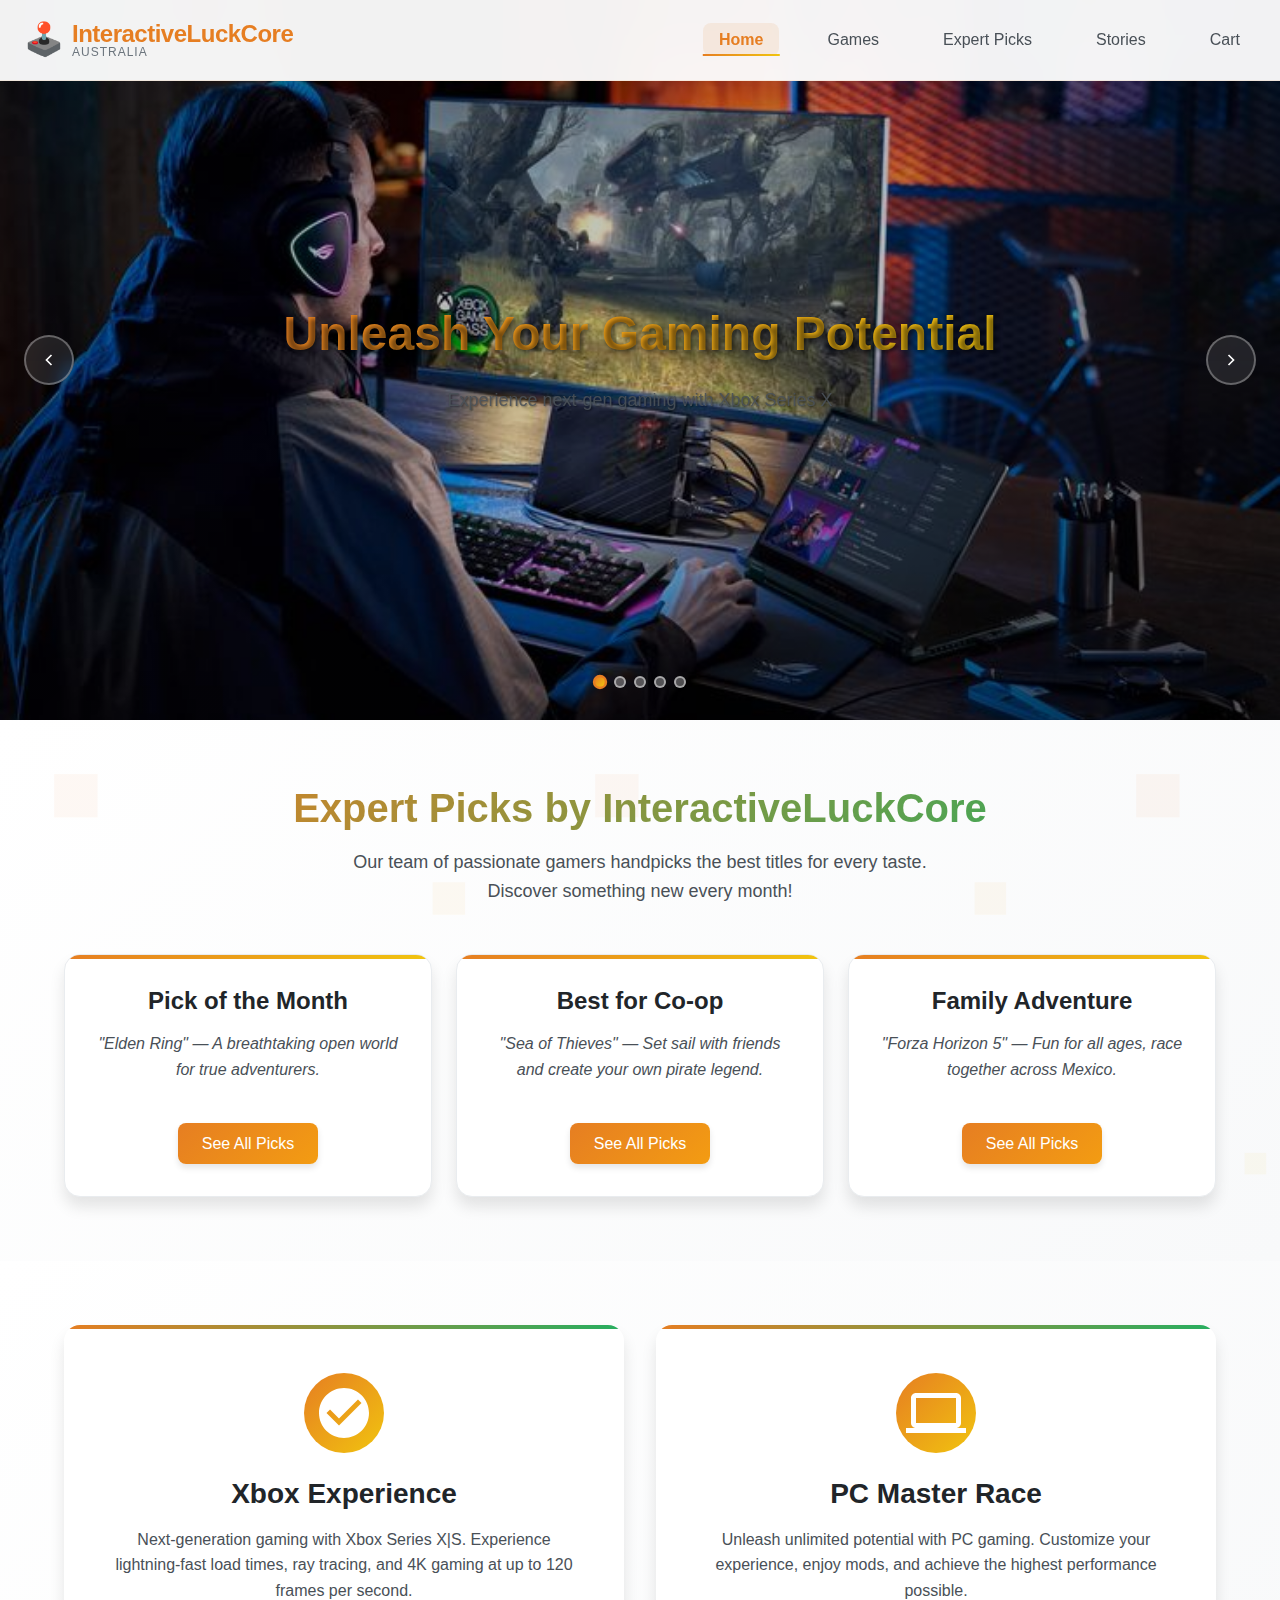
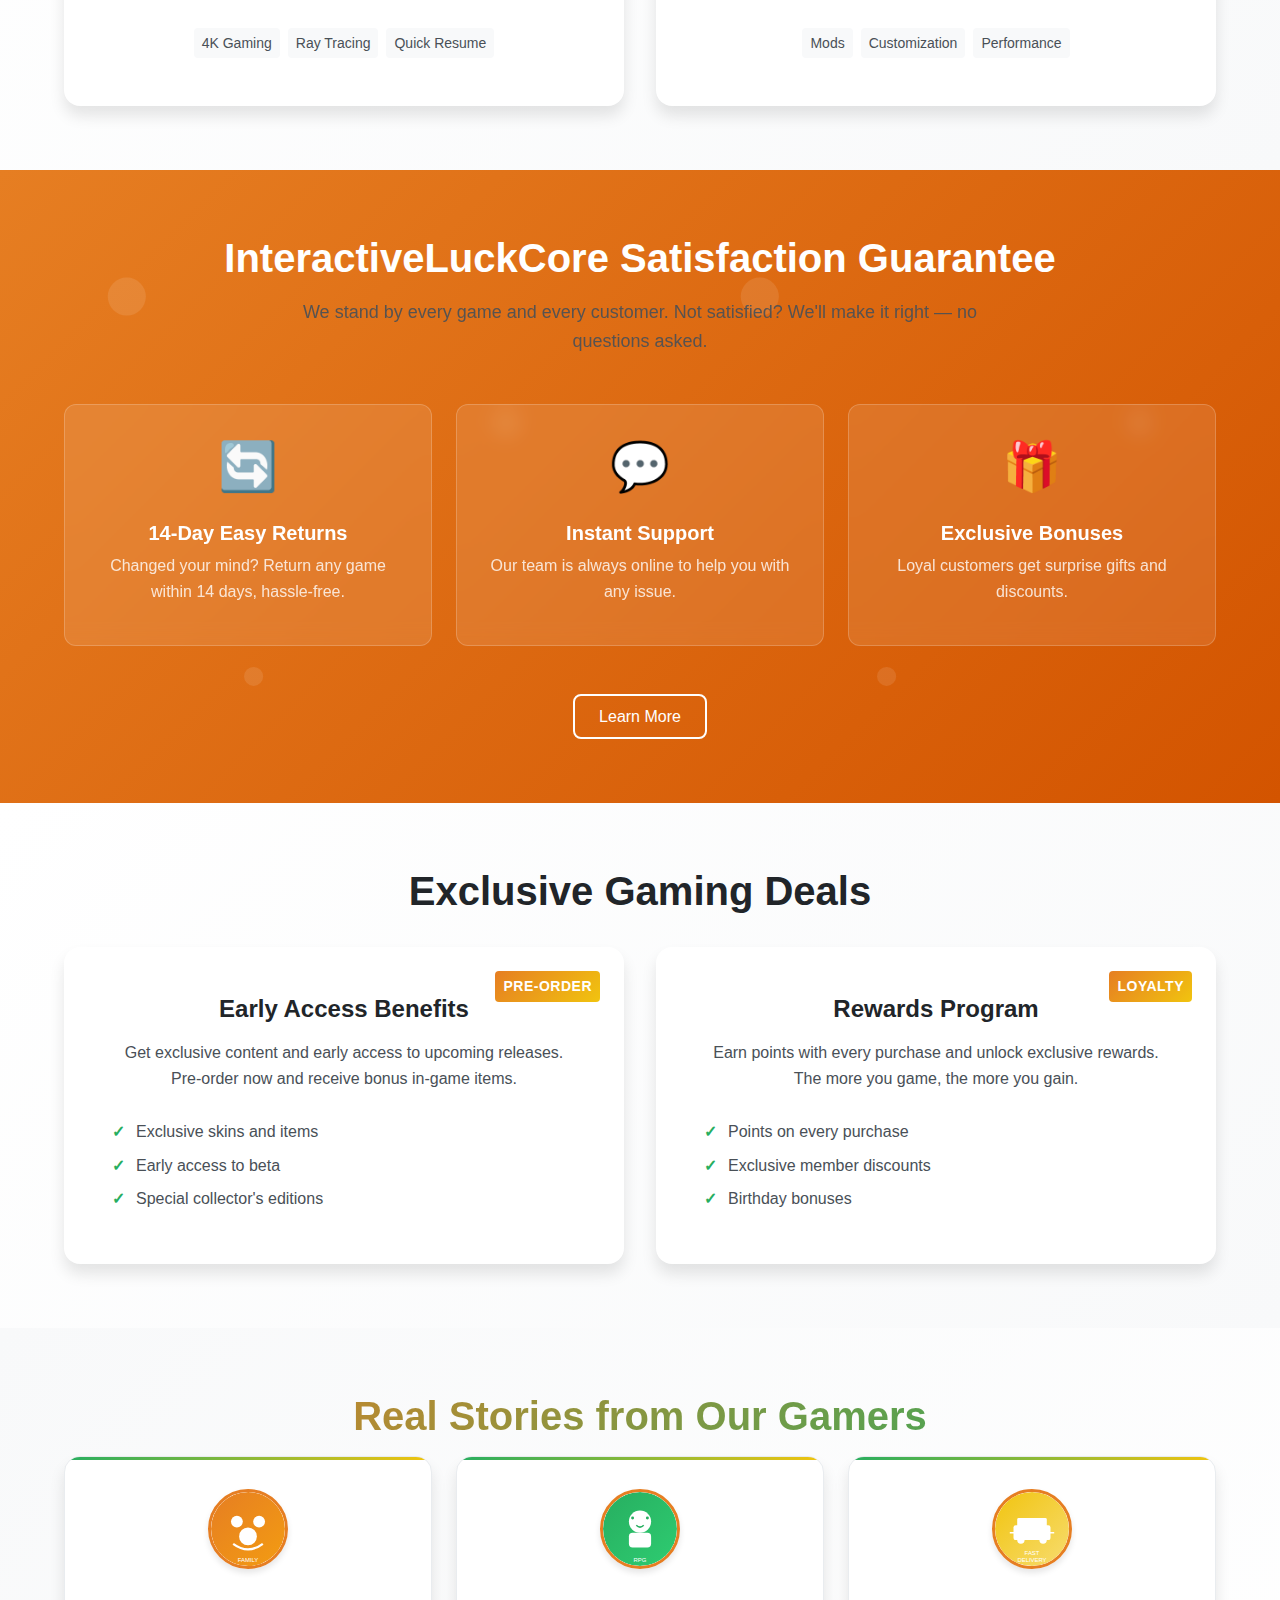
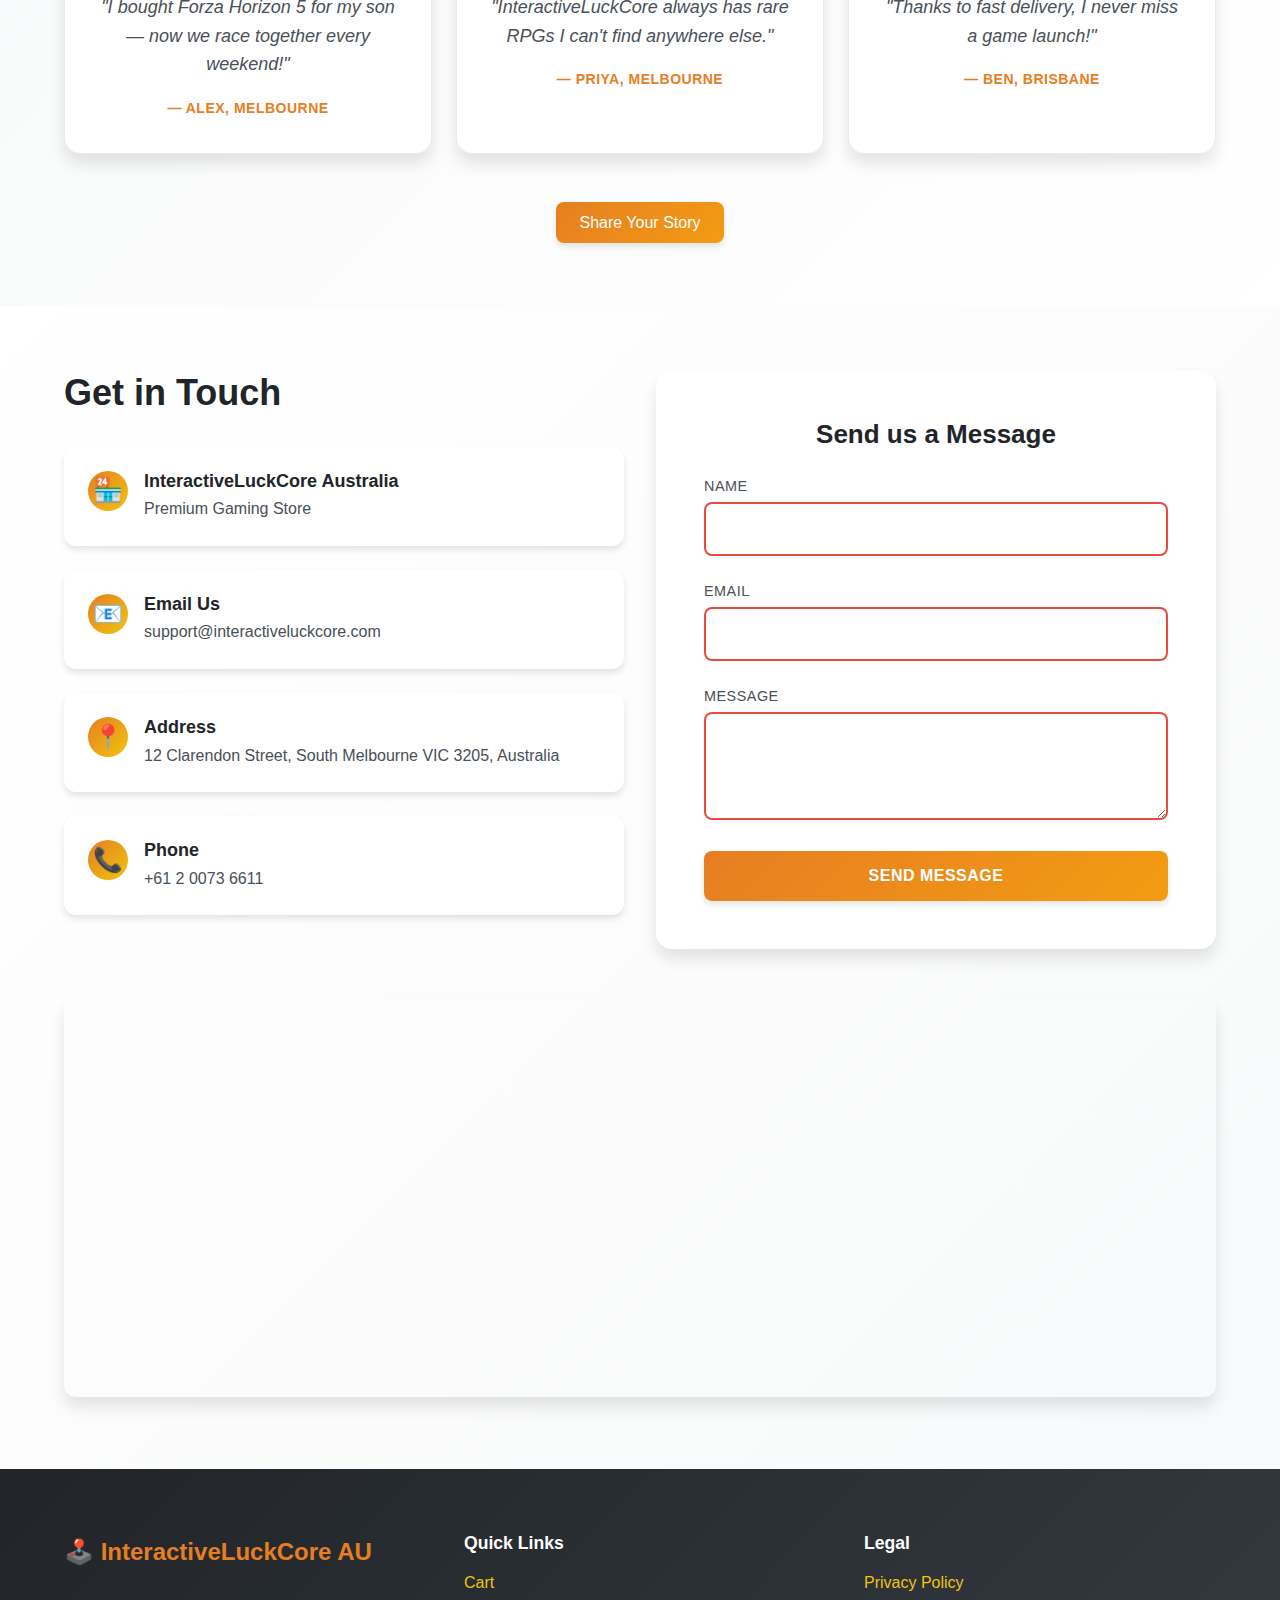
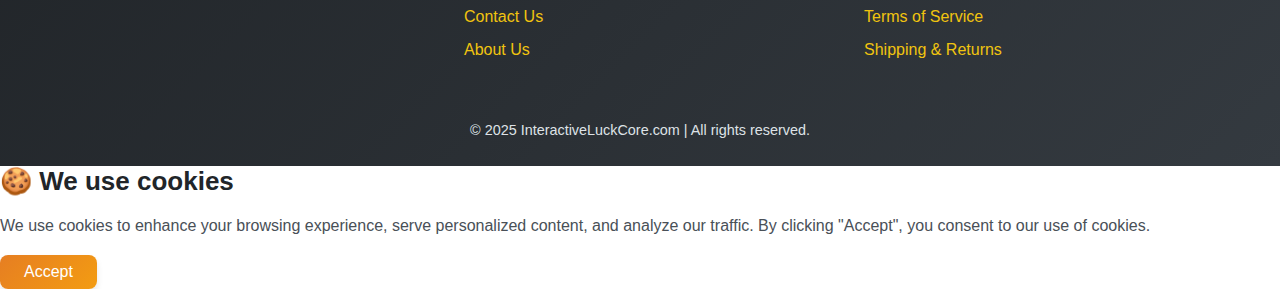
<file: index.html>
<!DOCTYPE html>
<html lang="en">
  <head>
    <meta charset="UTF-8" />
    <meta name="viewport" content="width=device-width, initial-scale=1.0" />
    <title>InteractiveLuckCore.com - Premium Xbox & PC Games</title>
    <meta
      name="description"
      content="Discover the latest Xbox and PC games at InteractiveLuckCore Australia. Premium gaming experience with exclusive titles and competitive prices."
    />
    <link rel="icon" type="image/png" href="assets/images/favicon.png" />
    <link rel="stylesheet" href="assets/styles/global-styles.css" />
    <link rel="stylesheet" href="assets/styles/hero-gallery.css" />
    <link rel="stylesheet" href="assets/styles/featured-sections.css" />
    <link rel="stylesheet" href="assets/styles/contact-form.css" />
  </head>
  <body>
    <div id="header-container"></div>

    <main>
      <!-- Hero Gallery Section -->
      <section class="hero-gallery" aria-label="Featured games gallery">
        <div class="gallery-container">
          <div class="gallery-slide active" data-slide="1">
            <img
              src="assets/images/gaming-setup-1.jpg"
              alt="Premium gaming setup with Xbox Series X"
              loading="lazy"
            />
            <div class="slide-content">
              <div class="slide-title-wrapper">
                <h1 class="slide-title">Unleash Your Gaming Potential</h1>
              </div>
              <p class="slide-subtitle">
                Experience next-gen gaming with Xbox Series X
              </p>
            </div>
          </div>
          <div class="gallery-slide" data-slide="2">
            <img
              src="assets/images/pc-gaming-2.jpg"
              alt="High-end PC gaming station"
              loading="lazy"
            />
            <div class="slide-content">
              <div class="slide-title-wrapper">
                <h1 class="slide-title">Master the Digital Realm</h1>
              </div>
              <p class="slide-subtitle">
                Ultimate PC gaming performance awaits
              </p>
            </div>
          </div>
          <div class="gallery-slide" data-slide="3">
            <img
              src="assets/images/competitive-gaming-3.jpg"
              alt="Competitive gaming tournament setup"
              loading="lazy"
            />
            <div class="slide-content">
              <div class="slide-title-wrapper">
                <h1 class="slide-title">Compete Like a Champion</h1>
              </div>
              <p class="slide-subtitle">
                Join the elite with competitive gaming gear
              </p>
            </div>
          </div>
          <div class="gallery-slide" data-slide="4">
            <img
              src="assets/images/immersive-gaming-4.jpg"
              alt="Immersive gaming experience"
              loading="lazy"
            />
            <div class="slide-content">
              <div class="slide-title-wrapper">
                <h1 class="slide-title">Dive Into Immersion</h1>
              </div>
              <p class="slide-subtitle">
                Lose yourself in breathtaking virtual worlds
              </p>
            </div>
          </div>
          <div class="gallery-slide" data-slide="5">
            <img
              src="assets/images/gaming-community-5.jpg"
              alt="Gaming community celebration"
              loading="lazy"
            />
            <div class="slide-content">
              <div class="slide-title-wrapper">
                <h1 class="slide-title">Join the Community</h1>
              </div>
              <p class="slide-subtitle">Connect with fellow gamers worldwide</p>
            </div>
          </div>
        </div>

        <button class="gallery-nav prev-slide" aria-label="Previous slide">
          <svg
            width="24"
            height="24"
            viewBox="0 0 24 24"
            fill="none"
            stroke="currentColor"
            stroke-width="2"
          >
            <path d="M15 18l-6-6 6-6" />
          </svg>
        </button>
        <button class="gallery-nav next-slide" aria-label="Next slide">
          <svg
            width="24"
            height="24"
            viewBox="0 0 24 24"
            fill="none"
            stroke="currentColor"
            stroke-width="2"
          >
            <path d="M9 18l6-6-6-6" />
          </svg>
        </button>

        <div class="gallery-indicators">
          <button
            class="indicator active"
            data-slide="1"
            aria-label="Go to slide 1"
          ></button>
          <button
            class="indicator"
            data-slide="2"
            aria-label="Go to slide 2"
          ></button>
          <button
            class="indicator"
            data-slide="3"
            aria-label="Go to slide 3"
          ></button>
          <button
            class="indicator"
            data-slide="4"
            aria-label="Go to slide 4"
          ></button>
          <button
            class="indicator"
            data-slide="5"
            aria-label="Go to slide 5"
          ></button>
        </div>
      </section>

      <!-- Expert Picks Section (замена The Art of Gaming) -->
      <section
        id="expert-picks"
        class="expert-picks"
        aria-label="Expert Game Picks"
      >
        <div class="container">
          <h2>Expert Picks by InteractiveLuckCore</h2>
          <p>
            Our team of passionate gamers handpicks the best titles for every
            taste. Discover something new every month!
          </p>
          <div class="picks-grid">
            <div class="pick-card">
              <h3>Pick of the Month</h3>
              <p>
                "Elden Ring" — A breathtaking open world for true adventurers.
              </p>
              <a href="game-catalog.html" class="btn btn-primary"
                >See All Picks</a
              >
            </div>
            <div class="pick-card">
              <h3>Best for Co-op</h3>
              <p>
                "Sea of Thieves" — Set sail with friends and create your own
                pirate legend.
              </p>
              <a href="game-catalog.html" class="btn btn-primary"
                >See All Picks</a
              >
            </div>
            <div class="pick-card">
              <h3>Family Adventure</h3>
              <p>
                "Forza Horizon 5" — Fun for all ages, race together across
                Mexico.
              </p>
              <a href="game-catalog.html" class="btn btn-primary"
                >See All Picks</a
              >
            </div>
          </div>
        </div>
      </section>

      <section class="platform-showcase" aria-label="Gaming platforms">
        <div class="platform-grid">
          <div class="platform-card xbox-platform">
            <div class="platform-icon">
              <svg
                width="60"
                height="60"
                viewBox="0 0 24 24"
                fill="currentColor"
              >
                <path
                  d="M12 2C6.48 2 2 6.48 2 12s4.48 10 10 10 10-4.48 10-10S17.52 2 12 2zm-2 15l-5-5 1.41-1.41L10 14.17l7.59-7.59L19 8l-9 9z"
                />
              </svg>
            </div>
            <h3>Xbox Experience</h3>
            <p>
              Next-generation gaming with Xbox Series X|S. Experience
              lightning-fast load times, ray tracing, and 4K gaming at up to 120
              frames per second.
            </p>
            <div class="platform-features">
              <span class="feature-tag">4K Gaming</span>
              <span class="feature-tag">Ray Tracing</span>
              <span class="feature-tag">Quick Resume</span>
            </div>
          </div>

          <div class="platform-card pc-platform">
            <div class="platform-icon">
              <svg
                width="60"
                height="60"
                viewBox="0 0 24 24"
                fill="currentColor"
              >
                <path
                  d="M20 18c1.1 0 2-.9 2-2V6c0-1.1-.9-2-2-2H4c-1.1 0-2 .9-2 2v10c0 1.1.9 2 2 2H0v2h24v-2h-4zM4 6h16v10H4V6z"
                />
              </svg>
            </div>
            <h3>PC Master Race</h3>
            <p>
              Unleash unlimited potential with PC gaming. Customize your
              experience, enjoy mods, and achieve the highest performance
              possible.
            </p>
            <div class="platform-features">
              <span class="feature-tag">Mods</span>
              <span class="feature-tag">Customization</span>
              <span class="feature-tag">Performance</span>
            </div>
          </div>
        </div>
      </section>

      <!-- GameVault Satisfaction Guarantee (замена Tech Innovation) -->
      <section
        class="satisfaction-guarantee"
        aria-label="Satisfaction Guarantee"
      >
        <div class="container">
          <h2>InteractiveLuckCore Satisfaction Guarantee</h2>
          <p>
            We stand by every game and every customer. Not satisfied? We'll make
            it right — no questions asked.
          </p>
          <div class="guarantee-features">
            <div class="feature">
              <span class="feature-icon">🔄</span>
              <h3>14-Day Easy Returns</h3>
              <p>
                Changed your mind? Return any game within 14 days, hassle-free.
              </p>
            </div>
            <div class="feature">
              <span class="feature-icon">💬</span>
              <h3>Instant Support</h3>
              <p>Our team is always online to help you with any issue.</p>
            </div>
            <div class="feature">
              <span class="feature-icon">🎁</span>
              <h3>Exclusive Bonuses</h3>
              <p>Loyal customers get surprise gifts and discounts.</p>
            </div>
          </div>
          <a href="shipping-returns.html" class="btn btn-outline">Learn More</a>
        </div>
      </section>

      <section class="exclusive-offers" aria-label="Exclusive gaming offers">
        <div class="offers-container">
          <h2>Exclusive Gaming Deals</h2>
          <div class="offers-grid">
            <div class="offer-card pre-order">
              <div class="offer-badge">Pre-Order</div>
              <h3>Early Access Benefits</h3>
              <p>
                Get exclusive content and early access to upcoming releases.
                Pre-order now and receive bonus in-game items.
              </p>
              <ul class="offer-features">
                <li>Exclusive skins and items</li>
                <li>Early access to beta</li>
                <li>Special collector's editions</li>
              </ul>
            </div>

            <div class="offer-card loyalty">
              <div class="offer-badge">Loyalty</div>
              <h3>Rewards Program</h3>
              <p>
                Earn points with every purchase and unlock exclusive rewards.
                The more you game, the more you gain.
              </p>
              <ul class="offer-features">
                <li>Points on every purchase</li>
                <li>Exclusive member discounts</li>
                <li>Birthday bonuses</li>
              </ul>
            </div>
          </div>
        </div>
      </section>

      <!-- Customer Stories (замена Community Highlight) -->
      <section
        id="customer-stories"
        class="customer-stories"
        aria-label="Customer Stories"
      >
        <div class="container">
          <h2>Real Stories from Our Gamers</h2>
          <div class="stories-grid">
            <div class="story-card">
              <div class="story-avatar">
                <img src="assets/images/avatars/family.svg" alt="Family" />
              </div>
              <p>
                "I bought Forza Horizon 5 for my son — now we race together
                every weekend!"
              </p>
              <span class="story-author">— Alex, Melbourne</span>
            </div>
            <div class="story-card">
              <div class="story-avatar">
                <img src="assets/images/avatars/rpgfan.svg" alt="RPG Fan" />
              </div>
              <p>
                "InteractiveLuckCore always has rare RPGs I can't find anywhere
                else."
              </p>
              <span class="story-author">— Priya, Melbourne</span>
            </div>
            <div class="story-card">
              <div class="story-avatar">
                <img
                  src="assets/images/avatars/fastdelivery.svg"
                  alt="Fast Delivery"
                />
              </div>
              <p>"Thanks to fast delivery, I never miss a game launch!"</p>
              <span class="story-author">— Ben, Brisbane</span>
            </div>
          </div>
          <div class="story-actions">
            <a href="./#contact-section" class="btn btn-primary"
              >Share Your Story</a
            >
          </div>
        </div>
      </section>

      <!-- Contact Section -->
      <section
        id="contact-section"
        class="contact-section"
        aria-label="Contact information and feedback"
      >
        <div class="contact-container">
          <div class="contact-info">
            <h2>Get in Touch</h2>
            <div class="contact-details">
              <div class="contact-item">
                <div class="contact-icon">🏪</div>
                <div>
                  <h4>InteractiveLuckCore Australia</h4>
                  <p>Premium Gaming Store</p>
                </div>
              </div>
              <div class="contact-item">
                <div class="contact-icon">📧</div>
                <div>
                  <h4>Email Us</h4>
                  <p>support@interactiveluckcore.com</p>
                </div>
              </div>
              <div class="contact-item">
                <div class="contact-icon">📍</div>
                <div>
                  <h4>Address</h4>
                  <p>
                    12 Clarendon Street, South Melbourne VIC 3205, Australia
                  </p>
                </div>
              </div>
              <div class="contact-item">
                <div class="contact-icon">📞</div>
                <div>
                  <h4>Phone</h4>
                  <p>+61 2 0073 6611</p>
                </div>
              </div>
            </div>
          </div>

          <div class="contact-form-container">
            <h3>Send us a Message</h3>
            <form class="feedback-form" id="feedbackForm" novalidate>
              <div class="form-group">
                <label for="userName">Name</label>
                <input type="text" id="userName" name="userName" required />
              </div>
              <div class="form-group">
                <label for="userEmail">Email</label>
                <input type="email" id="userEmail" name="userEmail" required />
                <span class="error-message" id="emailError"></span>
              </div>
              <div class="form-group">
                <label for="userMessage">Message</label>
                <textarea
                  id="userMessage"
                  name="userMessage"
                  rows="4"
                  required
                ></textarea>
              </div>
              <button type="submit" class="submit-btn">Send Message</button>
            </form>
          </div>
        </div>

        <div class="map-container">
          <iframe
            id="store-location-map"
            src="https://www.google.com/maps/embed?pb=!1m18!1m12!1m3!1d3151.4487221693515!2d144.95631327531858!3d-37.832614871968245!2m3!1f0!2f0!3f0!3m2!1i1024!2i768!4f13.1!3m3!1m2!1s0x6ad667b2a3a1a2a7%3A0x30adadf3cc44cf7!2s12%20Clarendon%20St%2C%20South%20Melbourne%20VIC%203205%2C%20Australia!5e0!3m2!1sen!2sau!4v1718387285671!5m2!1sen!2sau"
            width="100%"
            height="400"
            style="border: 0"
            allowfullscreen=""
            loading="lazy"
            referrerpolicy="no-referrer-when-downgrade"
            title="InteractiveLuckCore Store Location"
          >
          </iframe>
        </div>
      </section>
    </main>

    <div id="footer-container"></div>

    <!-- Cookie Consent Banner -->
    <div id="cookie-banner" class="cookie-banner">
      <div class="cookie-content">
        <div class="cookie-text">
          <h3>🍪 We use cookies</h3>
          <p>
            We use cookies to enhance your browsing experience, serve
            personalized content, and analyze our traffic. By clicking "Accept",
            you consent to our use of cookies.
          </p>
        </div>
        <div class="cookie-actions">
          <button id="accept-cookies" class="btn btn-primary">Accept</button>
        </div>
      </div>
    </div>

    <script
      type="module"
      src="assets/scripts/modules/header-injector.js"
    ></script>
    <script
      type="module"
      src="assets/scripts/modules/footer-injector.js"
    ></script>
    <script
      type="module"
      src="assets/scripts/modules/hero-gallery-controller.js"
    ></script>
    <script
      type="module"
      src="assets/scripts/modules/contact-form-validator.js"
    ></script>
    <script
      type="module"
      src="assets/scripts/modules/cookie-banner.js"
    ></script>
  </body>
</html>
</file>
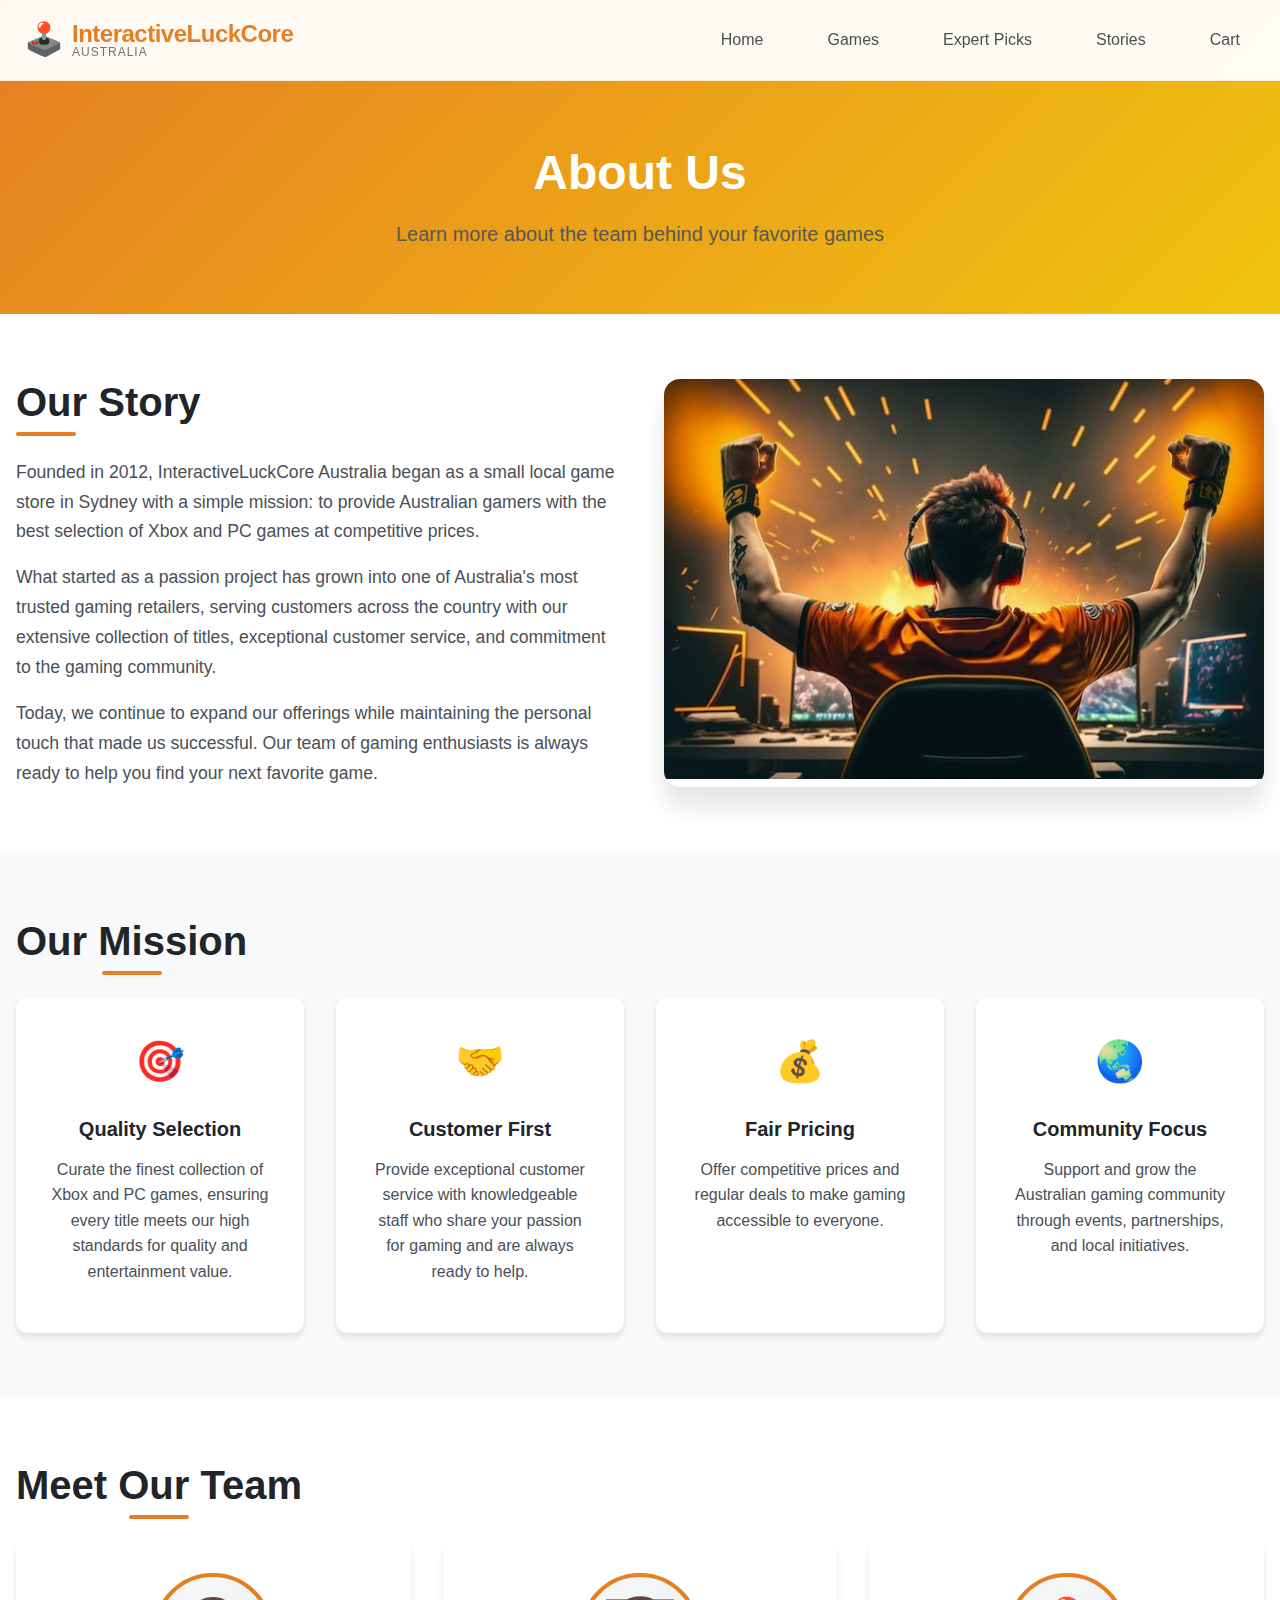
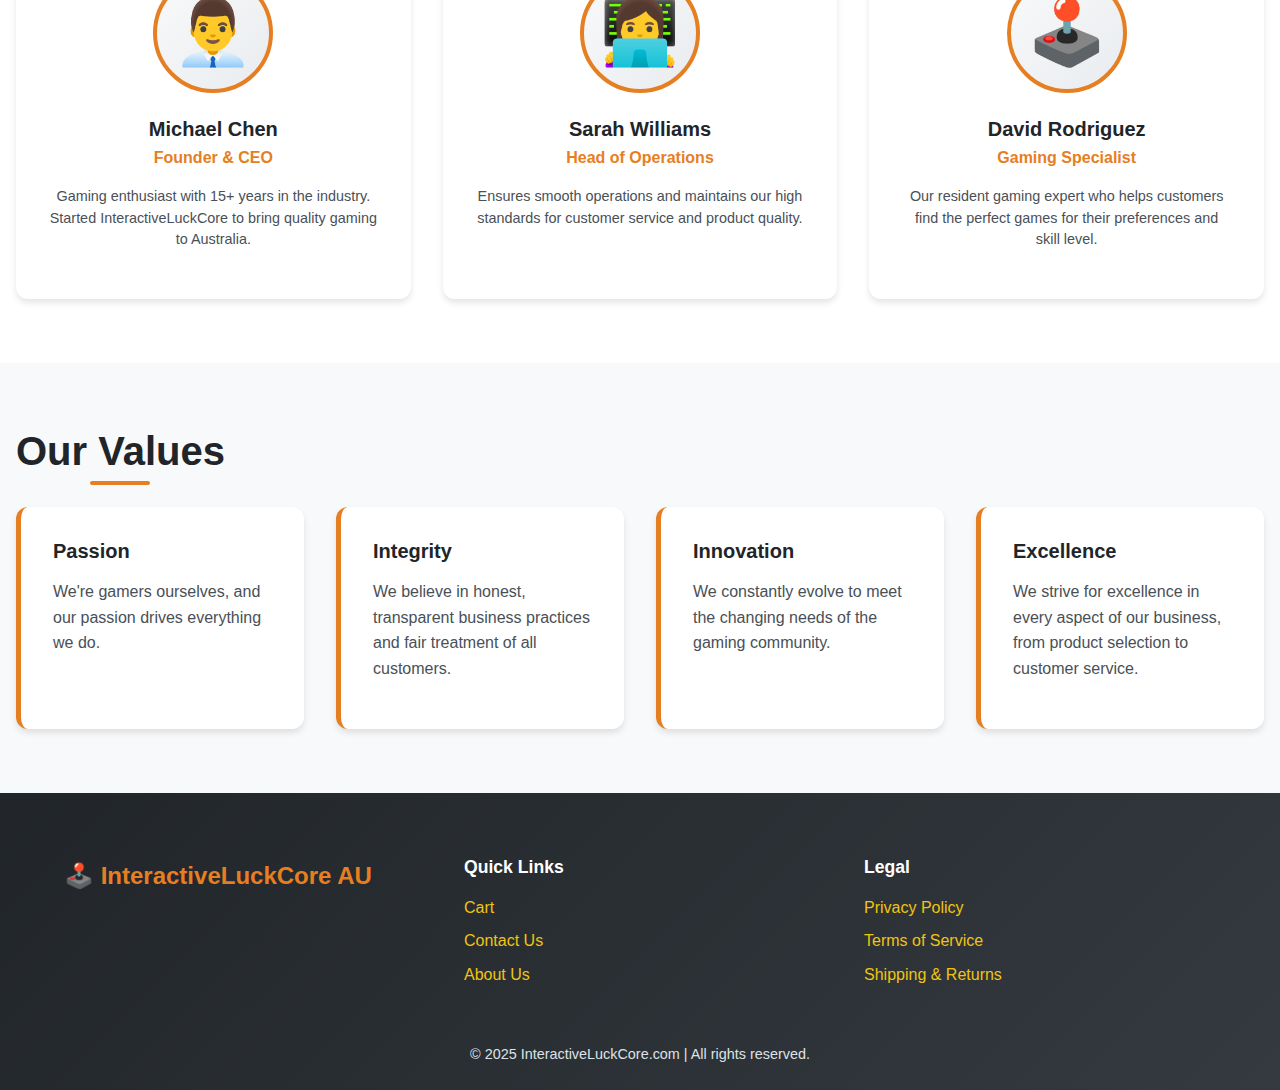
<file: about-us.html>
<!DOCTYPE html>
<html lang="en">
  <head>
    <meta charset="UTF-8" />
    <meta name="viewport" content="width=device-width, initial-scale=1.0" />
    <title>About Us - InteractiveLuckCore AU</title>
    <meta
      name="description"
      content="Learn about InteractiveLuckCore AU - your premier destination for Xbox and PC games."
    />
    <link rel="stylesheet" href="assets/styles/global-styles.css" />
    <link rel="stylesheet" href="assets/styles/about-us-styles.css" />
  </head>
  <body>
    <div id="header-container"></div>

    <main>
      <section class="about-hero">
        <div class="container">
          <h1>About Us</h1>
          <p>Learn more about the team behind your favorite games</p>
        </div>
      </section>

      <section class="story-section">
        <div class="container">
          <div class="story-layout">
            <div class="story-content">
              <h2 class="section-title">Our Story</h2>
              <p>
                Founded in 2012, InteractiveLuckCore Australia began as a small
                local game store in Sydney with a simple mission: to provide
                Australian gamers with the best selection of Xbox and PC games
                at competitive prices.
              </p>
              <p>
                What started as a passion project has grown into one of
                Australia's most trusted gaming retailers, serving customers
                across the country with our extensive collection of titles,
                exceptional customer service, and commitment to the gaming
                community.
              </p>
              <p class="mb-0">
                Today, we continue to expand our offerings while maintaining the
                personal touch that made us successful. Our team of gaming
                enthusiasts is always ready to help you find your next favorite
                game.
              </p>
            </div>
            <div class="story-image-wrapper">
              <img
                src="assets/images/gaming-community-5.jpg"
                alt="Gaming community event"
                class="story-image"
              />
            </div>
          </div>
        </div>
      </section>

      <section class="mission-section">
        <div class="container">
          <h2 class="section-title text-center">Our Mission</h2>
          <div class="mission-grid">
            <div class="mission-card">
              <div class="mission-icon-wrapper">🎯</div>
              <h3>Quality Selection</h3>
              <p>
                Curate the finest collection of Xbox and PC games, ensuring
                every title meets our high standards for quality and
                entertainment value.
              </p>
            </div>
            <div class="mission-card">
              <div class="mission-icon-wrapper">🤝</div>
              <h3>Customer First</h3>
              <p>
                Provide exceptional customer service with knowledgeable staff
                who share your passion for gaming and are always ready to help.
              </p>
            </div>
            <div class="mission-card">
              <div class="mission-icon-wrapper">💰</div>
              <h3>Fair Pricing</h3>
              <p>
                Offer competitive prices and regular deals to make gaming
                accessible to everyone.
              </p>
            </div>
            <div class="mission-card">
              <div class="mission-icon-wrapper">🌏</div>
              <h3>Community Focus</h3>
              <p>
                Support and grow the Australian gaming community through events,
                partnerships, and local initiatives.
              </p>
            </div>
          </div>
        </div>
      </section>

      <section class="team-section">
        <div class="container">
          <h2 class="section-title text-center">Meet Our Team</h2>
          <div class="team-grid">
            <div class="team-card">
              <div class="team-avatar">
                <span>👨‍💼</span>
              </div>
              <h3>Michael Chen</h3>
              <p class="team-role">Founder & CEO</p>
              <p class="team-bio">
                Gaming enthusiast with 15+ years in the industry. Started
                InteractiveLuckCore to bring quality gaming to Australia.
              </p>
            </div>
            <div class="team-card">
              <div class="team-avatar">
                <span>👩‍💻</span>
              </div>
              <h3>Sarah Williams</h3>
              <p class="team-role">Head of Operations</p>
              <p class="team-bio">
                Ensures smooth operations and maintains our high standards for
                customer service and product quality.
              </p>
            </div>
            <div class="team-card">
              <div class="team-avatar">
                <span>🕹️</span>
              </div>
              <h3>David Rodriguez</h3>
              <p class="team-role">Gaming Specialist</p>
              <p class="team-bio">
                Our resident gaming expert who helps customers find the perfect
                games for their preferences and skill level.
              </p>
            </div>
          </div>
        </div>
      </section>

      <section class="values-section">
        <div class="container">
          <h2 class="section-title text-center">Our Values</h2>
          <div class="values-grid">
            <div class="value-card">
              <h3>Passion</h3>
              <p>
                We're gamers ourselves, and our passion drives everything we do.
              </p>
            </div>
            <div class="value-card">
              <h3>Integrity</h3>
              <p>
                We believe in honest, transparent business practices and fair
                treatment of all customers.
              </p>
            </div>
            <div class="value-card">
              <h3>Innovation</h3>
              <p>
                We constantly evolve to meet the changing needs of the gaming
                community.
              </p>
            </div>
            <div class="value-card">
              <h3>Excellence</h3>
              <p>
                We strive for excellence in every aspect of our business, from
                product selection to customer service.
              </p>
            </div>
          </div>
        </div>
      </section>
    </main>

    <div id="footer-container"></div>

    <script
      type="module"
      src="assets/scripts/modules/header-injector.js"
    ></script>
    <script
      type="module"
      src="assets/scripts/modules/footer-injector.js"
    ></script>
  </body>
</html>
</file>
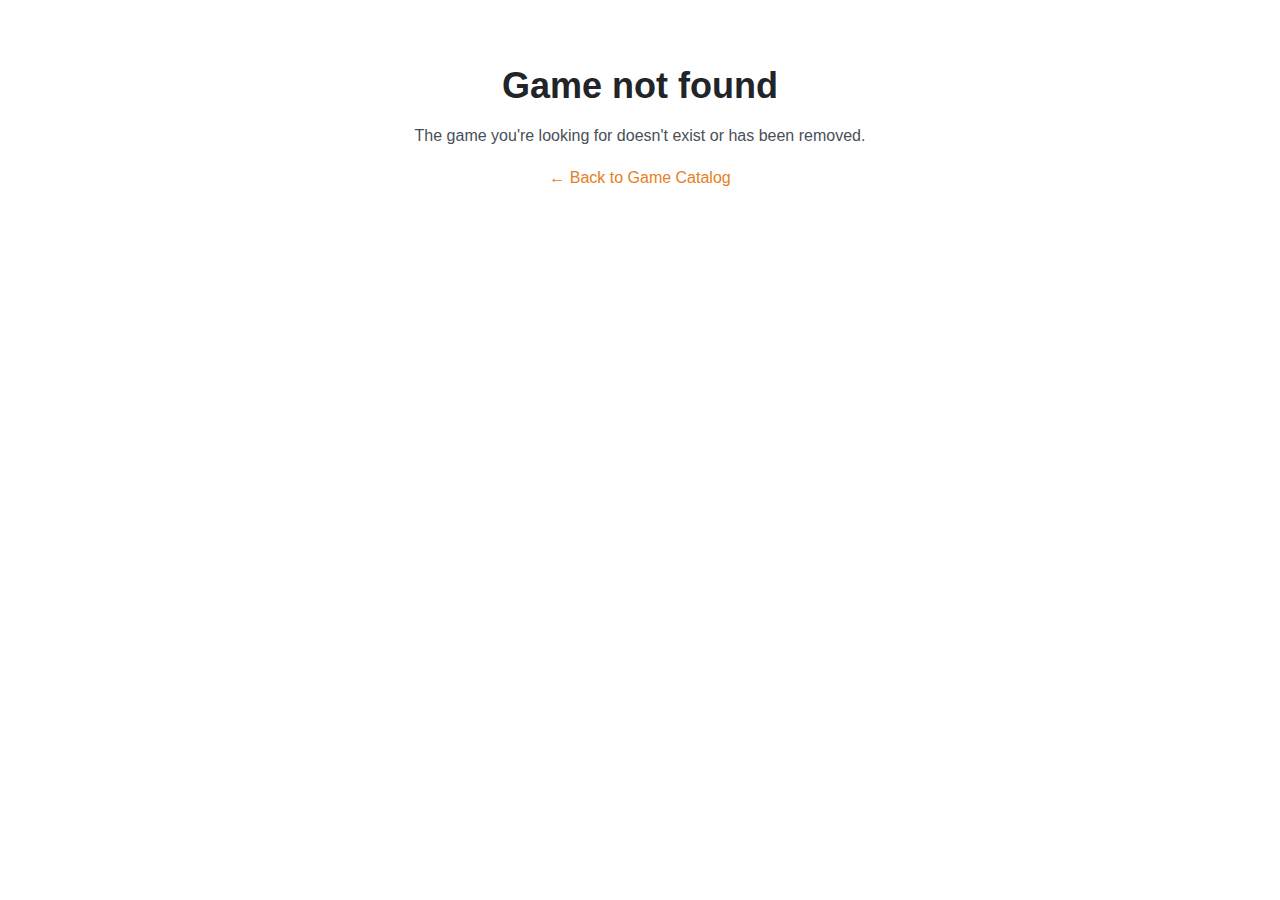
<file: game-details.html>
<!DOCTYPE html>
<html lang="en">
  <head>
    <meta charset="UTF-8" />
    <meta name="viewport" content="width=device-width, initial-scale=1.0" />
    <title>Game Details - InteractiveLuckCore.com</title>
    <meta
      name="description"
      content="Detailed game information, reviews, and purchase options at InteractiveLuckCore Australia."
    />
    <link rel="icon" type="image/png" href="assets/images/favicon.png" />
    <link rel="stylesheet" href="assets/styles/global-styles.css" />
    <link rel="stylesheet" href="assets/styles/game-details-styles.css" />
  </head>
  <body>
    <div id="header-container"></div>

    <main>
      <section class="game-hero" id="gameHero">
        <div class="container">
          <div class="game-hero-content">
            <div class="game-hero-image">
              <img id="gameCover" src="" alt="" loading="lazy" />
              <div class="game-platform-badge" id="gamePlatform"></div>
            </div>
            <div class="game-hero-info">
              <h1 id="gameTitle"></h1>
              <div class="game-meta">
                <div class="game-rating">
                  <span class="rating-stars" id="gameRating"></span>
                  <span class="rating-value" id="gameRatingValue"></span>
                </div>
                <div class="game-release" id="gameRelease"></div>
                <div class="game-stock" id="gameStock"></div>
              </div>
              <p class="game-description" id="gameDescription"></p>
              <div class="game-features" id="gameFeatures"></div>
              <div class="game-actions">
                <div class="game-price" id="gamePrice"></div>
                <button
                  class="btn btn-primary add-to-cart-detail-btn"
                  id="addToCartBtn"
                >
                  Add to Cart
                </button>
              </div>
            </div>
          </div>
        </div>
      </section>

      <section class="game-details">
        <div class="container">
          <div class="game-details-grid">
            <div class="game-info-panel">
              <div class="info-section">
                <h3>Game Information</h3>
                <div class="info-grid">
                  <div class="info-item">
                    <span class="info-label">Developer</span>
                    <span class="info-value" id="gameDeveloper"></span>
                  </div>
                  <div class="info-item">
                    <span class="info-label">Publisher</span>
                    <span class="info-value" id="gamePublisher"></span>
                  </div>
                  <div class="info-item">
                    <span class="info-label">Release Date</span>
                    <span class="info-value" id="gameReleaseDate"></span>
                  </div>
                  <div class="info-item">
                    <span class="info-label">Platform</span>
                    <span class="info-value" id="gamePlatformInfo"></span>
                  </div>
                </div>
              </div>

              <div class="info-section" id="systemRequirementsSection">
                <h3>System Requirements</h3>
                <div class="system-req" id="systemRequirements"></div>
              </div>

              <div class="info-section">
                <h3>Game Gallery</h3>
                <div class="game-gallery" id="gameGallery"></div>
              </div>
            </div>

            <div class="game-reviews-panel">
              <h3>Customer Reviews</h3>
              <div class="reviews-container" id="reviewsContainer">
                <!-- Reviews will be loaded here -->
              </div>
            </div>
          </div>
        </div>
      </section>

      <section class="recommendations-section">
        <div class="container">
          <h2>You May Also Like</h2>
          <div class="recommendations-grid" id="recommendationsGrid">
            <!-- Recommendations will be loaded here -->
          </div>
        </div>
      </section>
    </main>

    <div id="footer-container"></div>

    <script
      type="module"
      src="assets/scripts/modules/header-injector.js"
    ></script>
    <script
      type="module"
      src="assets/scripts/modules/footer-injector.js"
    ></script>
    <script
      type="module"
      src="assets/scripts/modules/game-details-loader.js"
    ></script>
  </body>
</html>
</file>
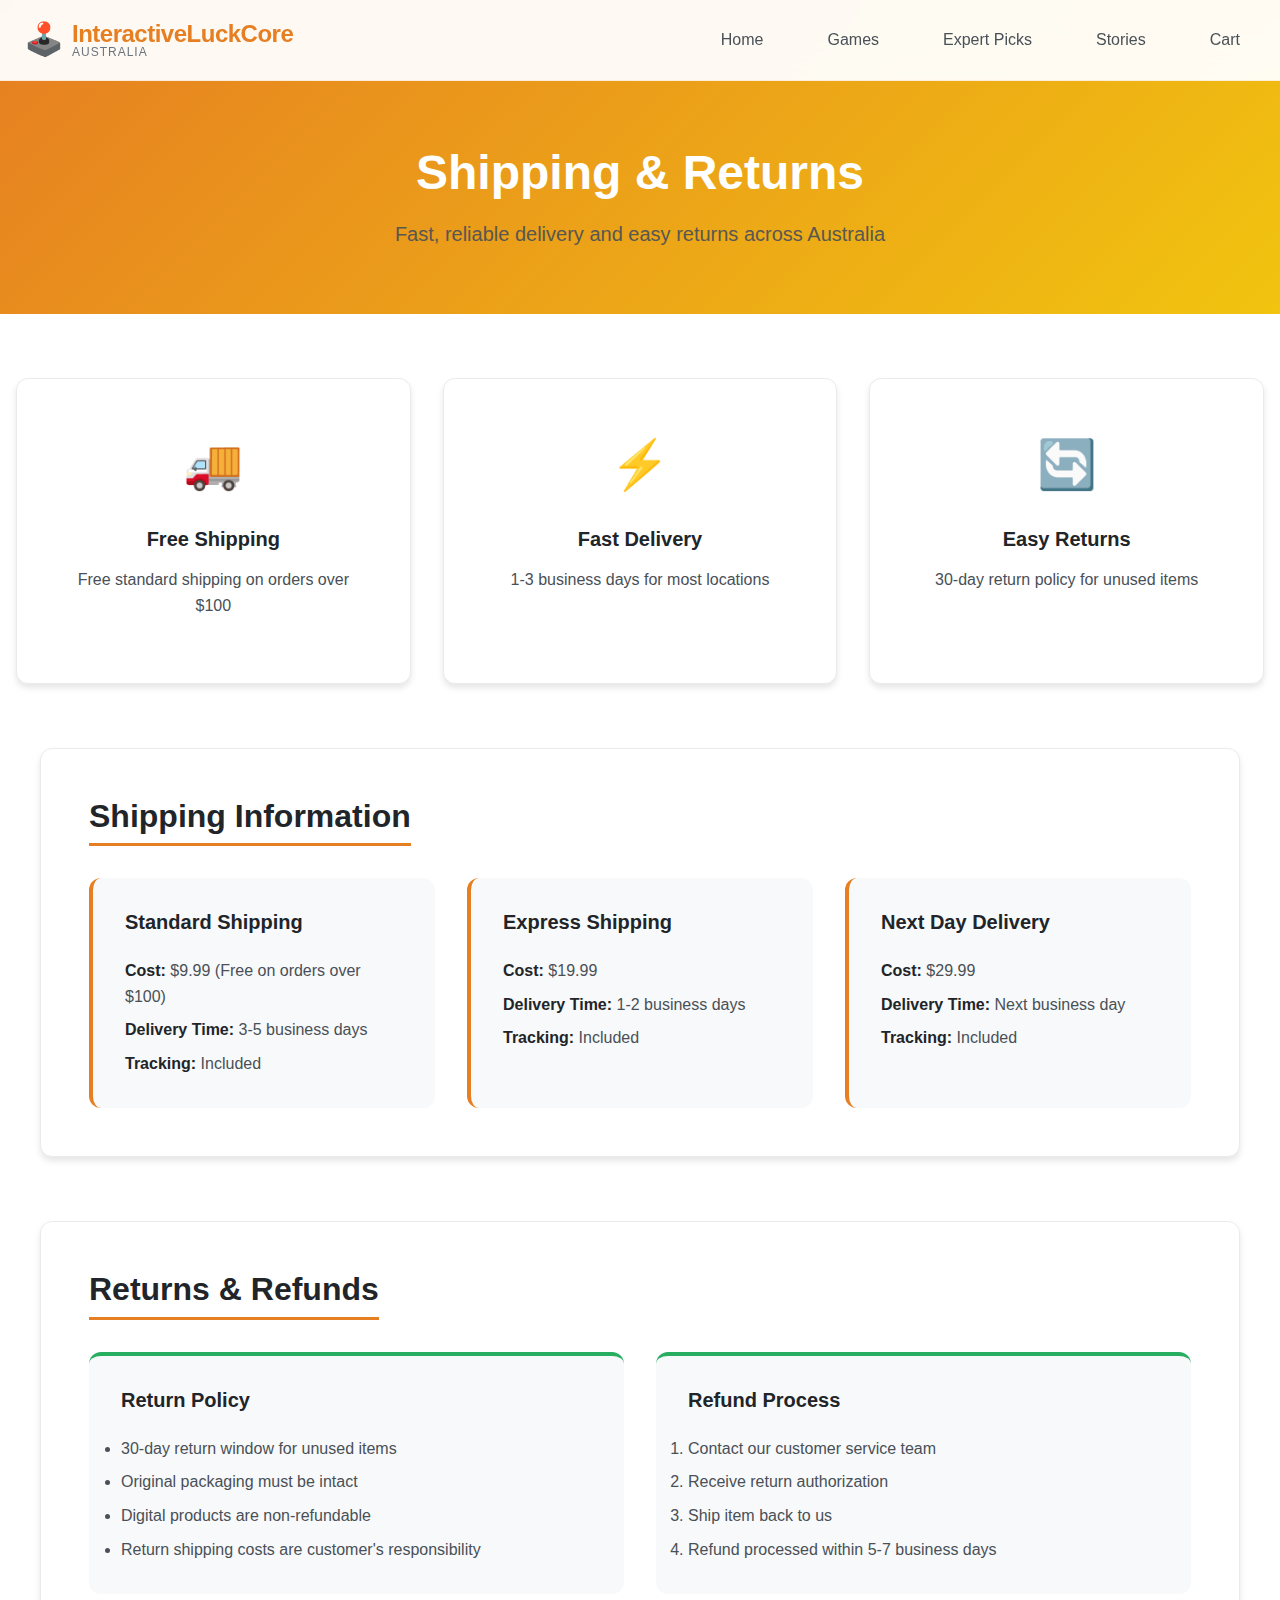
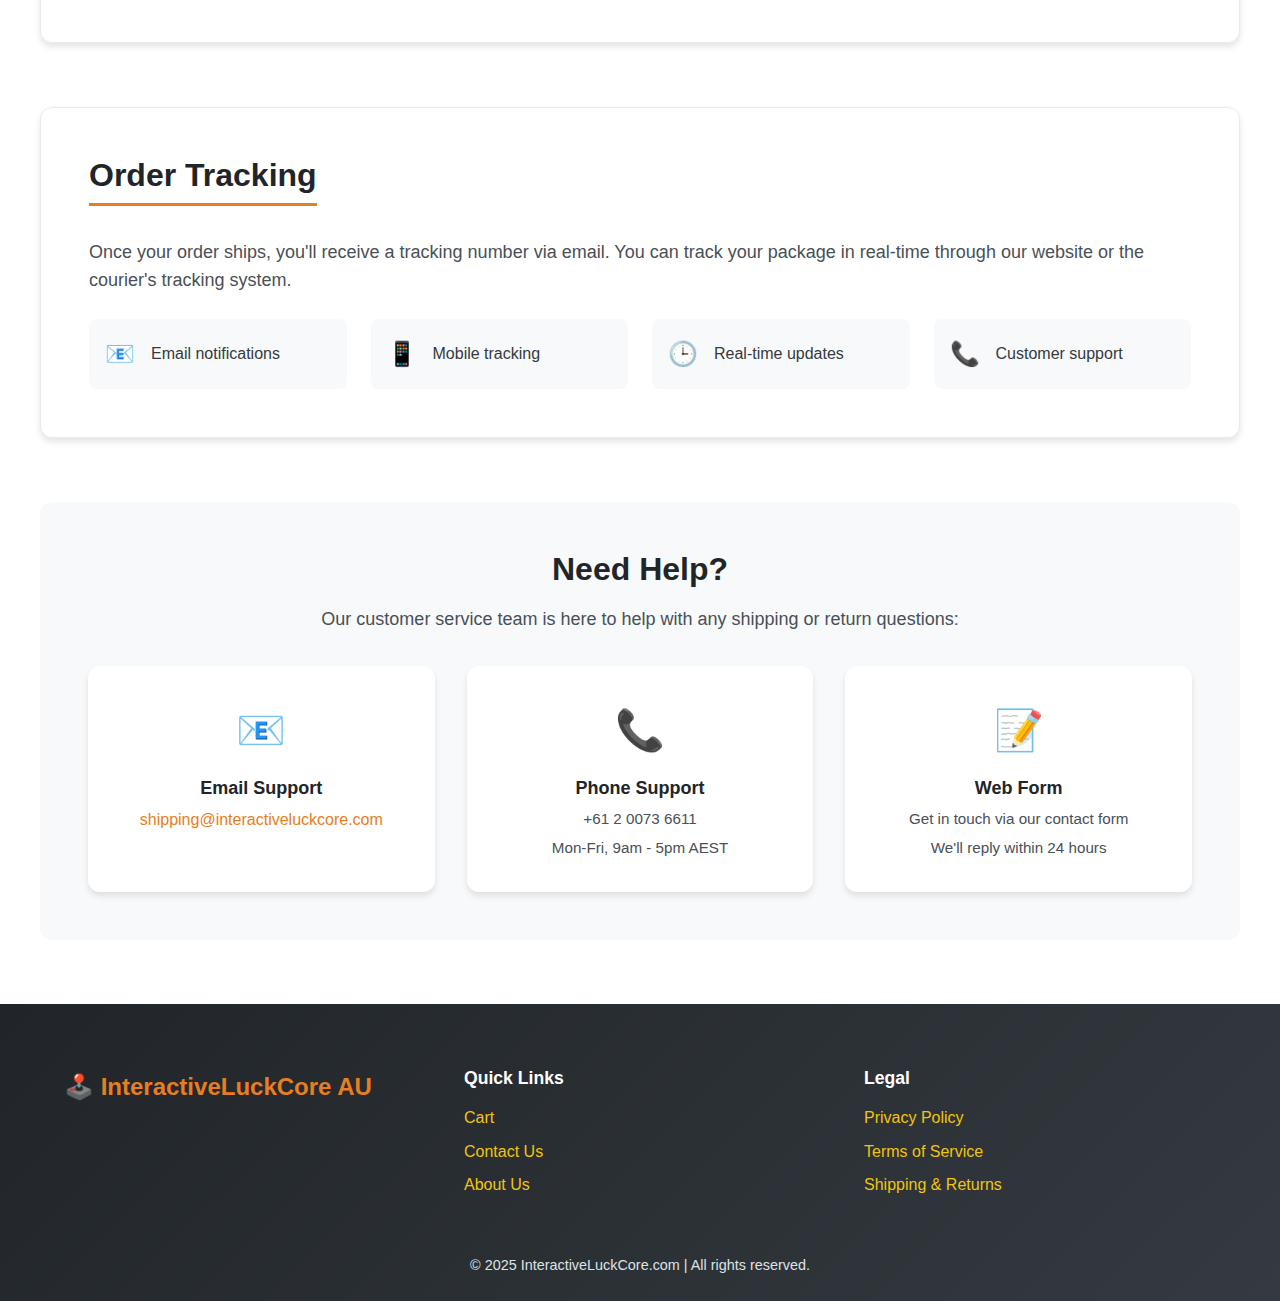
<file: shipping-returns.html>
<!DOCTYPE html>
<html lang="en">
  <head>
    <meta charset="UTF-8" />
    <meta name="viewport" content="width=device-width, initial-scale=1.0" />
    <title>Shipping & Returns - InteractiveLuckCore.com</title>
    <meta
      name="description"
      content="Shipping and returns information for InteractiveLuckCore Australia. Fast delivery and easy returns."
    />
    <link rel="icon" type="image/png" href="assets/images/favicon.png" />
    <link rel="stylesheet" href="assets/styles/global-styles.css" />
    <link rel="stylesheet" href="assets/styles/shipping-returns-styles.css" />
  </head>
  <body>
    <div id="header-container"></div>

    <main>
      <section class="shipping-hero">
        <div class="container">
          <h1>Shipping & Returns</h1>
          <p>Fast, reliable delivery and easy returns across Australia</p>
        </div>
      </section>

      <section class="shipping-content">
        <div class="container">
          <div class="shipping-overview">
            <div class="overview-card">
              <div class="overview-icon">🚚</div>
              <h3>Free Shipping</h3>
              <p>Free standard shipping on orders over $100</p>
            </div>
            <div class="overview-card">
              <div class="overview-icon">⚡</div>
              <h3>Fast Delivery</h3>
              <p>1-3 business days for most locations</p>
            </div>
            <div class="overview-card">
              <div class="overview-icon">🔄</div>
              <h3>Easy Returns</h3>
              <p>30-day return policy for unused items</p>
            </div>
          </div>

          <div class="shipping-details">
            <section class="shipping-section">
              <h2>Shipping Information</h2>
              <div class="shipping-options">
                <div class="shipping-option">
                  <h3>Standard Shipping</h3>
                  <div class="option-details">
                    <p>
                      <strong>Cost:</strong> $9.99 (Free on orders over $100)
                    </p>
                    <p><strong>Delivery Time:</strong> 3-5 business days</p>
                    <p><strong>Tracking:</strong> Included</p>
                  </div>
                </div>
                <div class="shipping-option">
                  <h3>Express Shipping</h3>
                  <div class="option-details">
                    <p><strong>Cost:</strong> $19.99</p>
                    <p><strong>Delivery Time:</strong> 1-2 business days</p>
                    <p><strong>Tracking:</strong> Included</p>
                  </div>
                </div>
                <div class="shipping-option">
                  <h3>Next Day Delivery</h3>
                  <div class="option-details">
                    <p><strong>Cost:</strong> $29.99</p>
                    <p><strong>Delivery Time:</strong> Next business day</p>
                    <p><strong>Tracking:</strong> Included</p>
                  </div>
                </div>
              </div>
            </section>

            <section class="returns-section">
              <h2>Returns & Refunds</h2>
              <div class="returns-policy">
                <div class="policy-card">
                  <h3>Return Policy</h3>
                  <ul>
                    <li>30-day return window for unused items</li>
                    <li>Original packaging must be intact</li>
                    <li>Digital products are non-refundable</li>
                    <li>Return shipping costs are customer's responsibility</li>
                  </ul>
                </div>
                <div class="policy-card">
                  <h3>Refund Process</h3>
                  <ol>
                    <li>Contact our customer service team</li>
                    <li>Receive return authorization</li>
                    <li>Ship item back to us</li>
                    <li>Refund processed within 5-7 business days</li>
                  </ol>
                </div>
              </div>
            </section>

            <section class="shipping-section">
              <h2>Order Tracking</h2>
              <div class="tracking-info">
                <p>
                  Once your order ships, you'll receive a tracking number via
                  email. You can track your package in real-time through our
                  website or the courier's tracking system.
                </p>
                <div class="tracking-features">
                  <div class="tracking-feature">
                    <span class="feature-icon">📧</span>
                    <span>Email notifications</span>
                  </div>
                  <div class="tracking-feature">
                    <span class="feature-icon">📱</span>
                    <span>Mobile tracking</span>
                  </div>
                  <div class="tracking-feature">
                    <span class="feature-icon">🕒</span>
                    <span>Real-time updates</span>
                  </div>
                  <div class="tracking-feature">
                    <span class="feature-icon">📞</span>
                    <span>Customer support</span>
                  </div>
                </div>
              </div>
            </section>

            <section class="contact-section">
              <h2>Need Help?</h2>
              <p>
                Our customer service team is here to help with any shipping or
                return questions:
              </p>
              <div class="contact-methods">
                <div class="contact-method">
                  <div class="method-content">
                    <div class="method-icon">📧</div>
                    <h4>Email Support</h4>
                    <a
                      href="mailto:shipping@interactiveluckcore.com"
                      class="contact-link"
                      >shipping@interactiveluckcore.com</a
                    >
                  </div>
                </div>
                <div class="contact-method">
                  <div class="method-content">
                    <div class="method-icon">📞</div>
                    <h4>Phone Support</h4>
                    <p>+61 2 0073 6611</p>
                    <p>Mon-Fri, 9am - 5pm AEST</p>
                  </div>
                </div>
                <div class="contact-method">
                  <div class="method-icon">📝</div>
                  <h4>Web Form</h4>
                  <p>Get in touch via our contact form</p>
                  <p>We'll reply within 24 hours</p>
                </div>
              </div>
            </section>
          </div>
        </div>
      </section>
    </main>

    <div id="footer-container"></div>

    <script
      type="module"
      src="assets/scripts/modules/header-injector.js"
    ></script>
    <script
      type="module"
      src="assets/scripts/modules/footer-injector.js"
    ></script>
  </body>
</html>
</file>
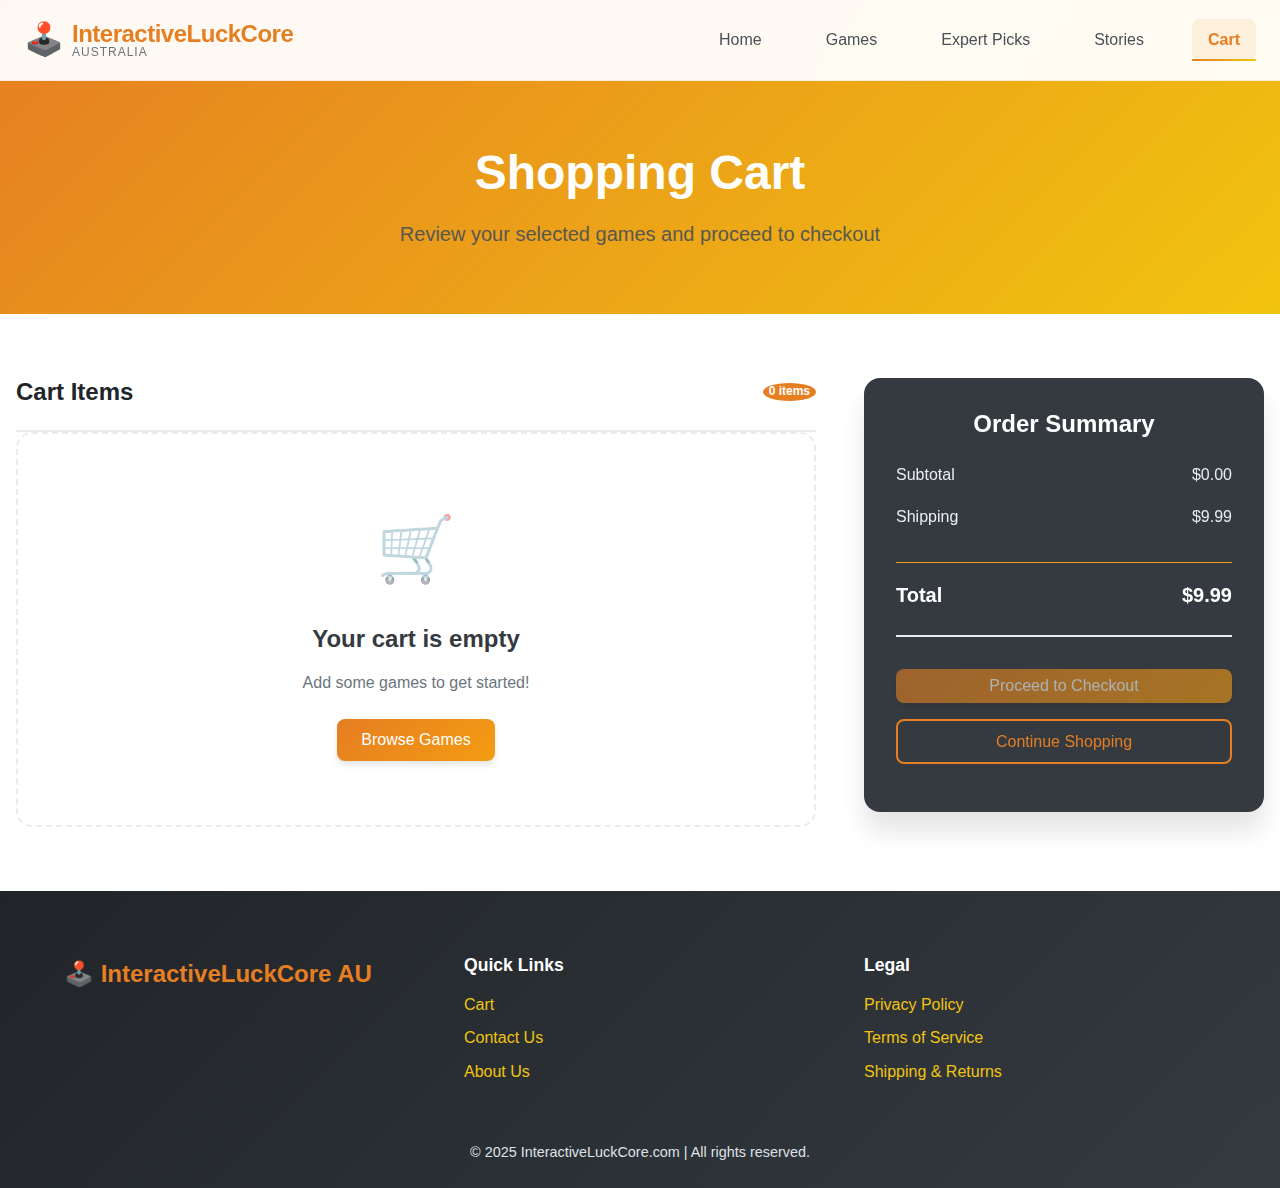
<file: shopping-cart.html>
<!DOCTYPE html>
<html lang="en">
  <head>
    <meta charset="UTF-8" />
    <meta name="viewport" content="width=device-width, initial-scale=1.0" />
    <title>Shopping Cart - GameVault Australia</title>
    <meta
      name="description"
      content="Your shopping cart at GameVault Australia. Review and manage your game selections."
    />
    <link rel="stylesheet" href="assets/styles/global-styles.css" />
    <link rel="stylesheet" href="assets/styles/shopping-cart-styles.css" />
  </head>
  <body>
    <div id="header-container"></div>

    <main>
      <section class="cart-hero">
        <div class="container">
          <h1>Shopping Cart</h1>
          <p>Review your selected games and proceed to checkout</p>
        </div>
      </section>

      <section class="cart-section">
        <div class="container">
          <div class="cart-layout">
            <div class="cart-items-panel">
              <div class="cart-header">
                <h2>Cart Items</h2>
                <span class="cart-count" id="cartCount">0 items</span>
              </div>

              <div class="cart-items-container" id="cartItemsContainer">
                <!-- Cart items will be dynamically inserted here -->
              </div>

              <div class="empty-cart" id="emptyCart" style="display: none">
                <div class="empty-cart-content">
                  <div class="empty-cart-icon">🛒</div>
                  <h3>Your cart is empty</h3>
                  <p>Add some games to get started!</p>
                  <a href="game-catalog.html" class="btn btn-primary"
                    >Browse Games</a
                  >
                </div>
              </div>
            </div>

            <div class="cart-summary-panel">
              <div class="cart-summary">
                <h3>Order Summary</h3>
                <div class="summary-items">
                  <div class="summary-item">
                    <span>Subtotal</span>
                    <span id="subtotal">$0.00</span>
                  </div>
                  <div class="summary-item">
                    <span>Shipping</span>
                    <span id="shipping">$0.00</span>
                  </div>
                  <div class="summary-item summary-total">
                    <span>Total</span>
                    <span id="total">$0.00</span>
                  </div>
                </div>
                <button
                  class="btn btn-primary btn-full checkout-btn"
                  id="checkoutBtn"
                  disabled
                >
                  Proceed to Checkout
                </button>
                <a
                  href="game-catalog.html"
                  class="btn btn-outline btn-full continue-shopping-btn"
                >
                  Continue Shopping
                </a>
              </div>
            </div>
          </div>
        </div>
      </section>
    </main>

    <div id="footer-container"></div>

    <script
      type="module"
      src="assets/scripts/modules/header-injector.js"
    ></script>
    <script
      type="module"
      src="assets/scripts/modules/footer-injector.js"
    ></script>
    <script
      type="module"
      src="assets/scripts/modules/shopping-cart-controller.js"
    ></script>
  </body>
</html>
</file>
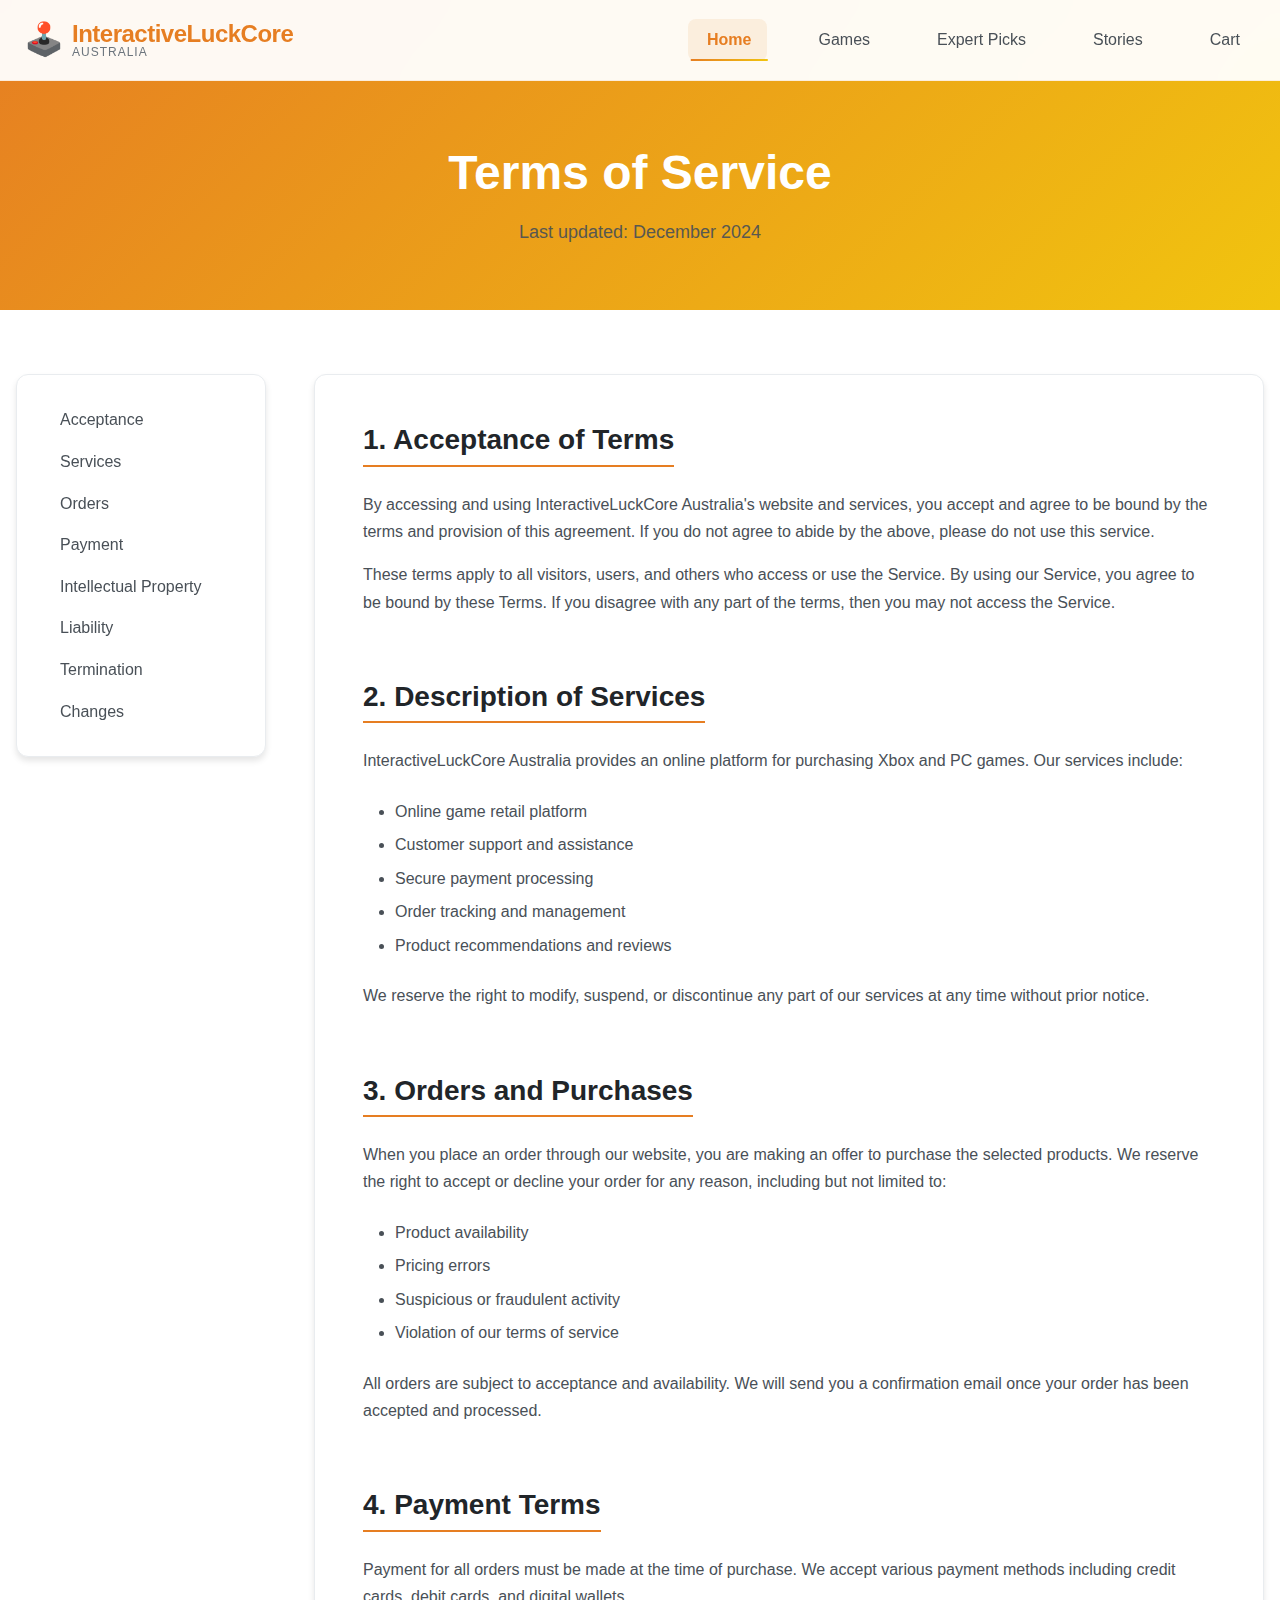
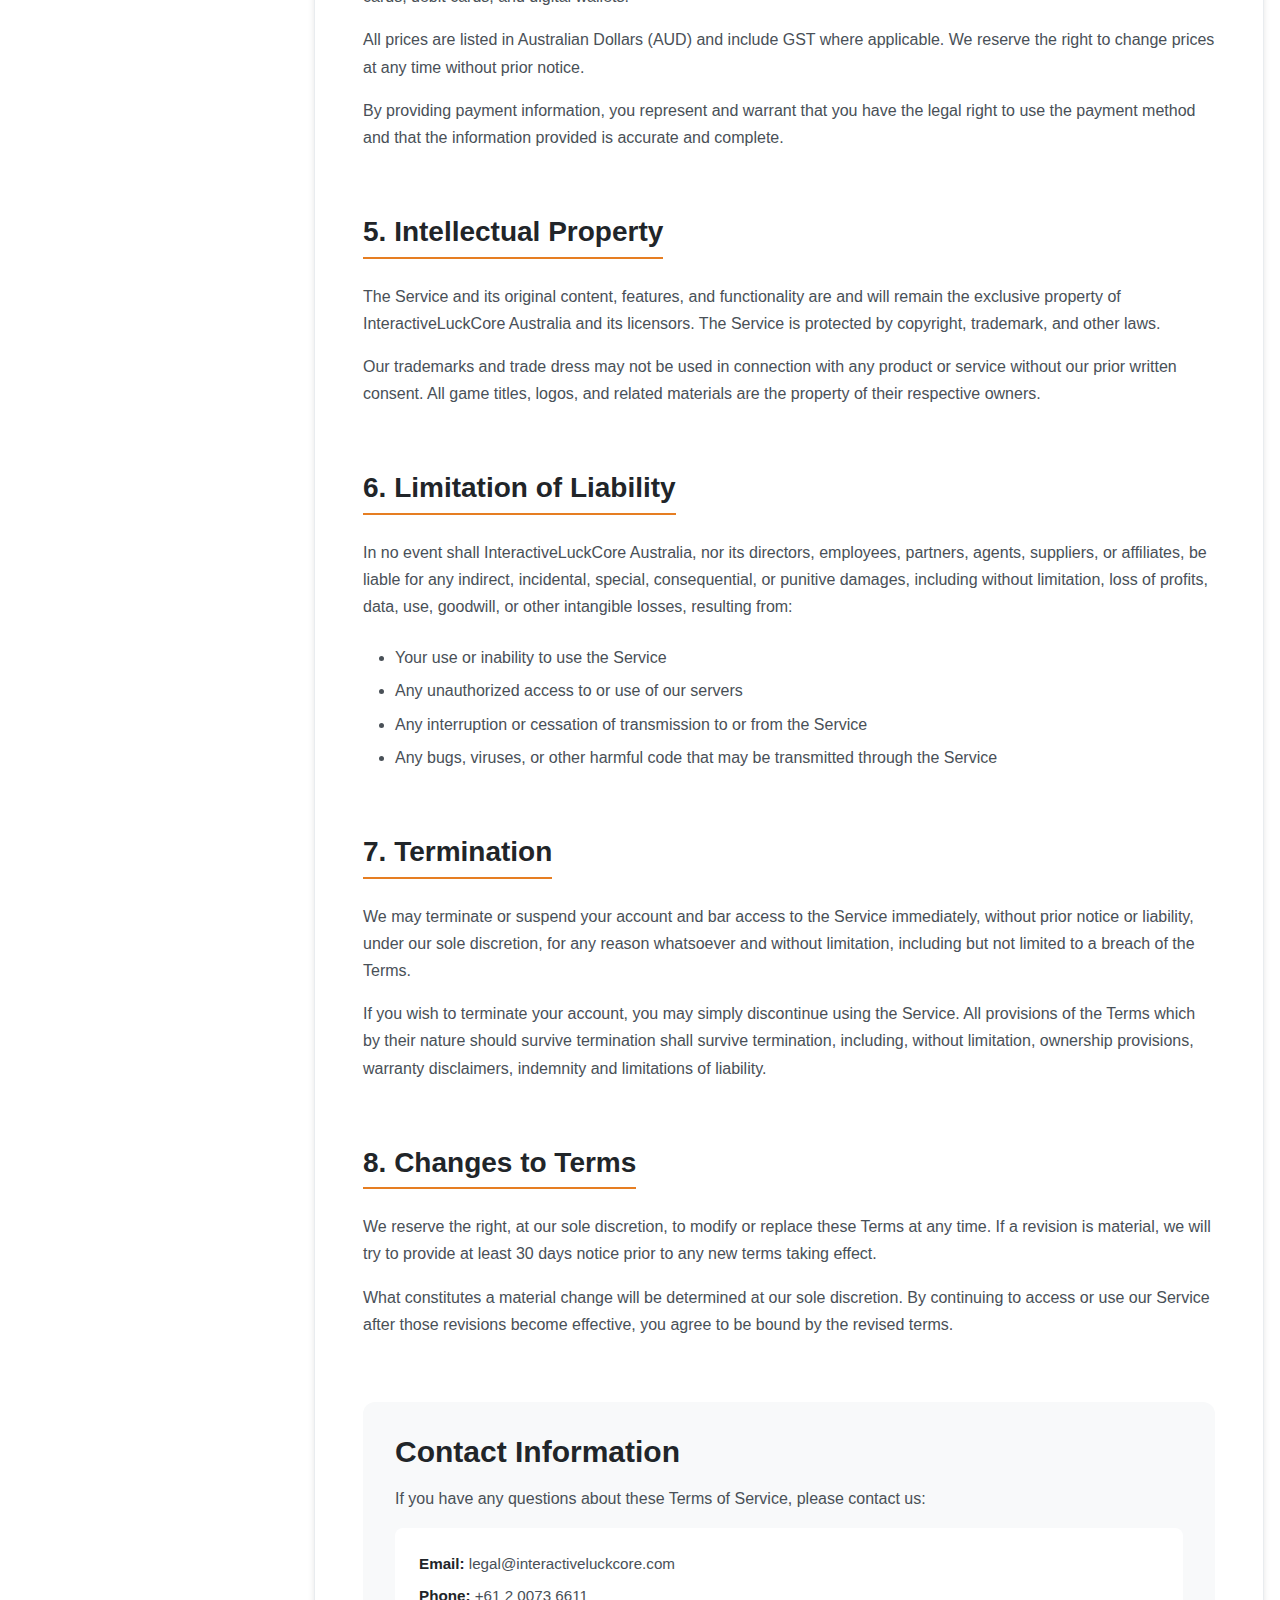
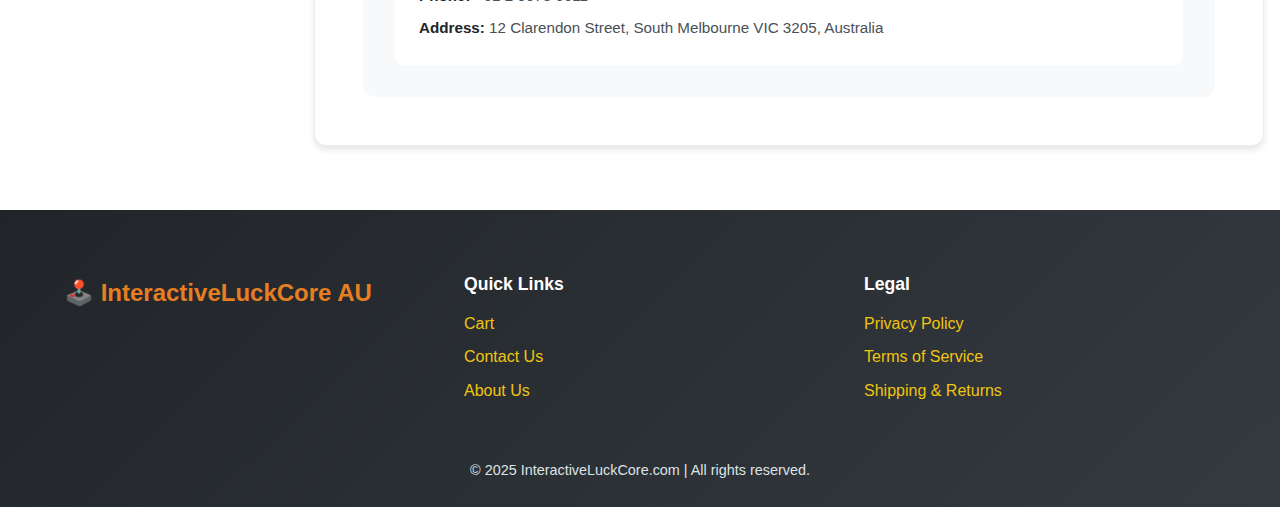
<file: terms-of-service.html>
<!DOCTYPE html>
<html lang="en">
  <head>
    <meta charset="UTF-8" />
    <meta name="viewport" content="width=device-width, initial-scale=1.0" />
    <title>Terms of Service - InteractiveLuckCore.com</title>
    <meta
      name="description"
      content="Terms of Service for InteractiveLuckCore Australia. Read our terms and conditions for using our services."
    />
    <link rel="icon" type="image/png" href="assets/images/favicon.png" />
    <link rel="stylesheet" href="assets/styles/global-styles.css" />
    <link rel="stylesheet" href="assets/styles/terms-of-service-styles.css" />
  </head>
  <body>
    <div id="header-container"></div>

    <main>
      <section class="terms-hero">
        <div class="container">
          <h1>Terms of Service</h1>
          <p>Last updated: December 2024</p>
        </div>
      </section>

      <section class="terms-content">
        <div class="container">
          <div class="terms-navigation">
            <nav class="terms-nav">
              <a href="#acceptance" class="nav-link">Acceptance</a>
              <a href="#services" class="nav-link">Services</a>
              <a href="#orders" class="nav-link">Orders</a>
              <a href="#payment" class="nav-link">Payment</a>
              <a href="#intellectual" class="nav-link">Intellectual Property</a>
              <a href="#liability" class="nav-link">Liability</a>
              <a href="#termination" class="nav-link">Termination</a>
              <a href="#changes" class="nav-link">Changes</a>
            </nav>
          </div>

          <div class="terms-sections">
            <section id="acceptance" class="terms-section">
              <h2>1. Acceptance of Terms</h2>
              <p>
                By accessing and using InteractiveLuckCore Australia's website
                and services, you accept and agree to be bound by the terms and
                provision of this agreement. If you do not agree to abide by the
                above, please do not use this service.
              </p>
              <p>
                These terms apply to all visitors, users, and others who access
                or use the Service. By using our Service, you agree to be bound
                by these Terms. If you disagree with any part of the terms, then
                you may not access the Service.
              </p>
            </section>

            <section id="services" class="terms-section">
              <h2>2. Description of Services</h2>
              <p>
                InteractiveLuckCore Australia provides an online platform for
                purchasing Xbox and PC games. Our services include:
              </p>
              <ul class="terms-list">
                <li>Online game retail platform</li>
                <li>Customer support and assistance</li>
                <li>Secure payment processing</li>
                <li>Order tracking and management</li>
                <li>Product recommendations and reviews</li>
              </ul>
              <p>
                We reserve the right to modify, suspend, or discontinue any part
                of our services at any time without prior notice.
              </p>
            </section>

            <section id="orders" class="terms-section">
              <h2>3. Orders and Purchases</h2>
              <p>
                When you place an order through our website, you are making an
                offer to purchase the selected products. We reserve the right to
                accept or decline your order for any reason, including but not
                limited to:
              </p>
              <ul class="terms-list">
                <li>Product availability</li>
                <li>Pricing errors</li>
                <li>Suspicious or fraudulent activity</li>
                <li>Violation of our terms of service</li>
              </ul>
              <p>
                All orders are subject to acceptance and availability. We will
                send you a confirmation email once your order has been accepted
                and processed.
              </p>
            </section>

            <section id="payment" class="terms-section">
              <h2>4. Payment Terms</h2>
              <p>
                Payment for all orders must be made at the time of purchase. We
                accept various payment methods including credit cards, debit
                cards, and digital wallets.
              </p>
              <p>
                All prices are listed in Australian Dollars (AUD) and include
                GST where applicable. We reserve the right to change prices at
                any time without prior notice.
              </p>
              <p>
                By providing payment information, you represent and warrant that
                you have the legal right to use the payment method and that the
                information provided is accurate and complete.
              </p>
            </section>

            <section id="intellectual" class="terms-section">
              <h2>5. Intellectual Property</h2>
              <p>
                The Service and its original content, features, and
                functionality are and will remain the exclusive property of
                InteractiveLuckCore Australia and its licensors. The Service is
                protected by copyright, trademark, and other laws.
              </p>
              <p>
                Our trademarks and trade dress may not be used in connection
                with any product or service without our prior written consent.
                All game titles, logos, and related materials are the property
                of their respective owners.
              </p>
            </section>

            <section id="liability" class="terms-section">
              <h2>6. Limitation of Liability</h2>
              <p>
                In no event shall InteractiveLuckCore Australia, nor its
                directors, employees, partners, agents, suppliers, or
                affiliates, be liable for any indirect, incidental, special,
                consequential, or punitive damages, including without
                limitation, loss of profits, data, use, goodwill, or other
                intangible losses, resulting from:
              </p>
              <ul class="terms-list">
                <li>Your use or inability to use the Service</li>
                <li>Any unauthorized access to or use of our servers</li>
                <li>
                  Any interruption or cessation of transmission to or from the
                  Service
                </li>
                <li>
                  Any bugs, viruses, or other harmful code that may be
                  transmitted through the Service
                </li>
              </ul>
            </section>

            <section id="termination" class="terms-section">
              <h2>7. Termination</h2>
              <p>
                We may terminate or suspend your account and bar access to the
                Service immediately, without prior notice or liability, under
                our sole discretion, for any reason whatsoever and without
                limitation, including but not limited to a breach of the Terms.
              </p>
              <p>
                If you wish to terminate your account, you may simply
                discontinue using the Service. All provisions of the Terms which
                by their nature should survive termination shall survive
                termination, including, without limitation, ownership
                provisions, warranty disclaimers, indemnity and limitations of
                liability.
              </p>
            </section>

            <section id="changes" class="terms-section">
              <h2>8. Changes to Terms</h2>
              <p>
                We reserve the right, at our sole discretion, to modify or
                replace these Terms at any time. If a revision is material, we
                will try to provide at least 30 days notice prior to any new
                terms taking effect.
              </p>
              <p>
                What constitutes a material change will be determined at our
                sole discretion. By continuing to access or use our Service
                after those revisions become effective, you agree to be bound by
                the revised terms.
              </p>
            </section>

            <section class="terms-contact">
              <h2>Contact Information</h2>
              <p>
                If you have any questions about these Terms of Service, please
                contact us:
              </p>
              <div class="contact-info">
                <p><strong>Email:</strong> legal@interactiveluckcore.com</p>
                <p><strong>Phone:</strong> +61 2 0073 6611</p>
                <p>
                  <strong>Address:</strong> 12 Clarendon Street, South Melbourne
                  VIC 3205, Australia
                </p>
              </div>
            </section>
          </div>
        </div>
      </section>
    </main>

    <div id="footer-container"></div>

    <script
      type="module"
      src="assets/scripts/modules/header-injector.js"
    ></script>
    <script
      type="module"
      src="assets/scripts/modules/footer-injector.js"
    ></script>
  </body>
</html>
</file>
<file: assets/styles/global-styles.css>
/* Global Styles - GameVault Australia */
:root {
  /* Color Palette - Soft, elegant tones */
  --primary-color: #e67e22;
  --primary-light: #f39c12;
  --primary-dark: #d35400;

  --secondary-color: #27ae60;
  --secondary-light: #2ecc71;
  --secondary-dark: #229954;

  --accent-color: #f1c40f;
  --accent-light: #f7dc6f;
  --accent-dark: #f39c12;

  --neutral-100: #ffffff;
  --neutral-200: #f8f9fa;
  --neutral-300: #e9ecef;
  --neutral-400: #dee2e6;
  --neutral-500: #adb5bd;
  --neutral-600: #6c757d;
  --neutral-700: #495057;
  --neutral-800: #343a40;
  --neutral-900: #212529;

  /* Typography */
  --font-primary: "Segoe UI", Tahoma, Geneva, Verdana, sans-serif;
  --font-secondary: "Georgia", serif;
  --font-mono: "Courier New", monospace;

  /* Spacing */
  --spacing-xs: 0.25rem;
  --spacing-sm: 0.5rem;
  --spacing-md: 1rem;
  --spacing-lg: 1.5rem;
  --spacing-xl: 2rem;
  --spacing-2xl: 3rem;
  --spacing-3xl: 4rem;

  /* Border Radius */
  --radius-sm: 4px;
  --radius-md: 8px;
  --radius-lg: 12px;
  --radius-xl: 16px;
  --radius-2xl: 24px;

  /* Shadows */
  --shadow-sm: 0 1px 3px rgba(0, 0, 0, 0.1);
  --shadow-md: 0 4px 6px rgba(0, 0, 0, 0.1);
  --shadow-lg: 0 10px 15px rgba(0, 0, 0, 0.1);
  --shadow-xl: 0 20px 25px rgba(0, 0, 0, 0.1);

  /* Transitions */
  --transition-fast: 0.15s ease;
  --transition-normal: 0.3s ease;
  --transition-slow: 0.5s ease;

  /* Layout */
  --container-max-width: 1200px;
  --header-height: 80px;
  --footer-height: 200px;
}

/* Reset and Base Styles */
* {
  margin: 0;
  padding: 0;
  box-sizing: border-box;
}

html {
  scroll-behavior: smooth;
  font-size: 16px;
}

body {
  font-family: var(--font-primary);
  line-height: 1.6;
  color: var(--neutral-800);
  background-color: var(--neutral-100);
  overflow-x: hidden;
}

/* Typography */
h1,
h2,
h3,
h4,
h5,
h6 {
  font-weight: 600;
  line-height: 1.2;
  margin-bottom: var(--spacing-md);
  color: var(--neutral-900);
}

h1 {
  font-size: 2.5rem;
}
h2 {
  font-size: 2rem;
}
h3 {
  font-size: 1.75rem;
}
h4 {
  font-size: 1.5rem;
}
h5 {
  font-size: 1.25rem;
}
h6 {
  font-size: 1rem;
}

p {
  margin-bottom: var(--spacing-md);
  color: var(--neutral-700);
}

a {
  color: var(--primary-color);
  text-decoration: none;
  transition: color var(--transition-fast);
}

a:hover {
  color: var(--primary-dark);
}

/* Buttons */
.btn {
  display: inline-flex;
  align-items: center;
  justify-content: center;
  padding: var(--spacing-sm) var(--spacing-lg);
  border: none;
  border-radius: var(--radius-md);
  font-family: var(--font-primary);
  font-size: 1rem;
  font-weight: 500;
  text-decoration: none;
  cursor: pointer;
  transition: all var(--transition-fast);
  background: none;
}

.btn-primary {
  background: linear-gradient(
    135deg,
    var(--primary-color),
    var(--primary-light)
  );
  color: var(--neutral-100);
  box-shadow: var(--shadow-md);
}

.btn-primary:hover {
  background: linear-gradient(
    135deg,
    var(--primary-dark),
    var(--primary-color)
  );
  transform: translateY(-2px);
  box-shadow: var(--shadow-lg);
}

.btn-secondary {
  background: linear-gradient(
    135deg,
    var(--secondary-color),
    var(--secondary-light)
  );
  color: var(--neutral-100);
  box-shadow: var(--shadow-md);
}

.btn-secondary:hover {
  background: linear-gradient(
    135deg,
    var(--secondary-dark),
    var(--secondary-color)
  );
  transform: translateY(-2px);
  box-shadow: var(--shadow-lg);
}

.btn-outline {
  border: 2px solid var(--primary-color);
  color: var(--primary-color);
  background: transparent;
}

.btn-outline:hover {
  background: var(--primary-color);
  color: var(--neutral-100);
}

/* Form Elements */
input,
textarea,
select {
  width: 100%;
  padding: var(--spacing-md);
  border: 2px solid var(--neutral-300);
  border-radius: var(--radius-md);
  font-family: var(--font-primary);
  font-size: 1rem;
  transition: border-color var(--transition-fast);
  background-color: var(--neutral-100);
}

input:focus,
textarea:focus,
select:focus {
  outline: none;
  border-color: var(--primary-color);
  box-shadow: 0 0 0 3px rgba(230, 126, 34, 0.1);
}

label {
  display: block;
  margin-bottom: var(--spacing-xs);
  font-weight: 500;
  color: var(--neutral-700);
}

/* Container */
.container {
  max-width: var(--container-max-width);
  margin: 0 auto;
  padding: 0 var(--spacing-lg);
}

/* Utility Classes */
.text-center {
  text-align: center;
}
.text-left {
  text-align: left;
}
.text-right {
  text-align: right;
}

.mb-0 {
  margin-bottom: 0;
}
.mb-1 {
  margin-bottom: var(--spacing-xs);
}
.mb-2 {
  margin-bottom: var(--spacing-sm);
}
.mb-3 {
  margin-bottom: var(--spacing-md);
}
.mb-4 {
  margin-bottom: var(--spacing-lg);
}
.mb-5 {
  margin-bottom: var(--spacing-xl);
}

.mt-0 {
  margin-top: 0;
}
.mt-1 {
  margin-top: var(--spacing-xs);
}
.mt-2 {
  margin-top: var(--spacing-sm);
}
.mt-3 {
  margin-top: var(--spacing-md);
}
.mt-4 {
  margin-top: var(--spacing-lg);
}
.mt-5 {
  margin-top: var(--spacing-xl);
}

.p-0 {
  padding: 0;
}
.p-1 {
  padding: var(--spacing-xs);
}
.p-2 {
  padding: var(--spacing-sm);
}
.p-3 {
  padding: var(--spacing-md);
}
.p-4 {
  padding: var(--spacing-lg);
}
.p-5 {
  padding: var(--spacing-xl);
}

.d-none {
  display: none;
}
.d-block {
  display: block;
}
.d-flex {
  display: flex;
}
.d-grid {
  display: grid;
}

.justify-center {
  justify-content: center;
}
.justify-between {
  justify-content: space-between;
}
.justify-around {
  justify-content: space-around;
}

.align-center {
  align-items: center;
}
.align-start {
  align-items: flex-start;
}
.align-end {
  align-items: flex-end;
}

.flex-column {
  flex-direction: column;
}
.flex-row {
  flex-direction: row;
}

.w-100 {
  width: 100%;
}
.h-100 {
  height: 100%;
}

.rounded {
  border-radius: var(--radius-md);
}
.rounded-lg {
  border-radius: var(--radius-lg);
}
.rounded-xl {
  border-radius: var(--radius-xl);
}

.shadow {
  box-shadow: var(--shadow-md);
}
.shadow-lg {
  box-shadow: var(--shadow-lg);
}
.shadow-xl {
  box-shadow: var(--shadow-xl);
}

/* Animations */
@keyframes fadeIn {
  from {
    opacity: 0;
    transform: translateY(20px);
  }
  to {
    opacity: 1;
    transform: translateY(0);
  }
}

@keyframes slideInLeft {
  from {
    opacity: 0;
    transform: translateX(-30px);
  }
  to {
    opacity: 1;
    transform: translateX(0);
  }
}

@keyframes slideInRight {
  from {
    opacity: 0;
    transform: translateX(30px);
  }
  to {
    opacity: 1;
    transform: translateX(0);
  }
}

@keyframes pulse {
  0%,
  100% {
    transform: scale(1);
  }
  50% {
    transform: scale(1.05);
  }
}

@keyframes float {
  0%,
  100% {
    transform: translateY(0px);
  }
  50% {
    transform: translateY(-10px);
  }
}

.animate-fade-in {
  animation: fadeIn 0.6s ease-out;
}

.animate-slide-left {
  animation: slideInLeft 0.6s ease-out;
}

.animate-slide-right {
  animation: slideInRight 0.6s ease-out;
}

.animate-pulse {
  animation: pulse 2s infinite;
}

.animate-float {
  animation: float 3s ease-in-out infinite;
}

/* Responsive Design */
@media (max-width: 1280px) {
  .container {
    max-width: 100%;
    padding: 0 var(--spacing-md);
  }

  h1 {
    font-size: 2.25rem;
  }
  h2 {
    font-size: 1.875rem;
  }
  h3 {
    font-size: 1.625rem;
  }
}

@media (max-width: 768px) {
  html {
    font-size: 14px;
  }

  .container {
    padding: 0 var(--spacing-sm);
  }

  h1 {
    font-size: 2rem;
  }
  h2 {
    font-size: 1.75rem;
  }
  h3 {
    font-size: 1.5rem;
  }

  .btn {
    padding: var(--spacing-md) var(--spacing-lg);
    font-size: 1rem;
  }

  .d-flex {
    flex-direction: column;
  }

  .justify-between {
    justify-content: center;
    gap: var(--spacing-md);
  }
}

@media (max-width: 360px) {
  html {
    font-size: 13px;
  }

  .container {
    padding: 0 var(--spacing-xs);
  }

  h1 {
    font-size: 1.875rem;
  }
  h2 {
    font-size: 1.625rem;
  }
  h3 {
    font-size: 1.375rem;
  }

  .btn {
    padding: var(--spacing-sm) var(--spacing-md);
    font-size: 0.9rem;
  }
}

/* Accessibility */
.sr-only {
  position: absolute;
  width: 1px;
  height: 1px;
  padding: 0;
  margin: -1px;
  overflow: hidden;
  clip: rect(0, 0, 0, 0);
  white-space: nowrap;
  border: 0;
}

/* Focus styles for keyboard navigation */
*:focus {
  outline: 2px solid var(--primary-color);
  outline-offset: 2px;
}

/* Skip to main content link */
.skip-link {
  position: absolute;
  top: -40px;
  left: 6px;
  background: var(--primary-color);
  color: var(--neutral-100);
  padding: 8px;
  text-decoration: none;
  border-radius: var(--radius-sm);
  z-index: 1000;
}

.skip-link:focus {
  top: 6px;
}

/* Loading states */
.loading {
  opacity: 0.6;
  pointer-events: none;
}

.loading::after {
  content: "";
  position: absolute;
  top: 50%;
  left: 50%;
  width: 20px;
  height: 20px;
  margin: -10px 0 0 -10px;
  border: 2px solid var(--neutral-300);
  border-top: 2px solid var(--primary-color);
  border-radius: 50%;
  animation: spin 1s linear infinite;
}

@keyframes spin {
  0% {
    transform: rotate(0deg);
  }
  100% {
    transform: rotate(360deg);
  }
}
</file>
<file: assets/styles/hero-gallery.css>
/* Hero Gallery Styles */
.hero-gallery {
  position: relative;
  height: 100vh;
  min-height: 600px;
  max-height: 800px;
  overflow: hidden;
  background: linear-gradient(135deg, var(--neutral-900), var(--neutral-800));
}

.gallery-container {
  position: relative;
  width: 100%;
  height: 100%;
}

.gallery-slide {
  position: absolute;
  top: 0;
  left: 0;
  width: 100%;
  height: 100%;
  opacity: 0;
  transition: opacity var(--transition-slow);
  display: flex;
  align-items: center;
  justify-content: center;
}

.gallery-slide.active {
  opacity: 1;
}

.gallery-slide img {
  position: absolute;
  top: 0;
  left: 0;
  width: 100%;
  height: 100%;
  object-fit: cover;
  object-position: center;
}

.gallery-slide::before {
  content: "";
  position: absolute;
  top: 0;
  left: 0;
  width: 100%;
  height: 100%;
  background: linear-gradient(
    135deg,
    rgba(0, 0, 0, 0.4) 0%,
    rgba(0, 0, 0, 0.2) 50%,
    rgba(0, 0, 0, 0.6) 100%
  );
  z-index: 1;
}

.slide-content {
  position: relative;
  z-index: 2;
  text-align: center;
  color: var(--neutral-100);
  max-width: 800px;
  padding: var(--spacing-xl);
  animation: fadeInUp 1s ease-out;
}

.slide-title {
  font-size: 3.5rem;
  font-weight: 700;
  margin-bottom: var(--spacing-lg);
  text-shadow: 2px 2px 4px rgba(0, 0, 0, 0.5);
  background: linear-gradient(
    135deg,
    var(--primary-color),
    var(--accent-color)
  );
  -webkit-background-clip: text;
  -webkit-text-fill-color: transparent;
  background-clip: text;
}

.slide-subtitle {
  font-size: 1.25rem;
  font-weight: 400;
  opacity: 0.9;
  text-shadow: 1px 1px 2px rgba(0, 0, 0, 0.5);
  margin-bottom: 0;
}

/* Navigation Buttons */
.gallery-nav {
  position: absolute;
  top: 50%;
  transform: translateY(-50%);
  background: rgba(255, 255, 255, 0.1);
  border: 2px solid rgba(255, 255, 255, 0.3);
  color: var(--neutral-100);
  width: 50px;
  height: 50px;
  border-radius: 50%;
  display: flex;
  align-items: center;
  justify-content: center;
  cursor: pointer;
  transition: all var(--transition-normal);
  z-index: 3;
  backdrop-filter: blur(10px);
}

.gallery-nav:hover {
  background: rgba(255, 255, 255, 0.2);
  border-color: var(--primary-color);
  transform: translateY(-50%) scale(1.1);
}

.gallery-nav:active {
  transform: translateY(-50%) scale(0.95);
}

.prev-slide {
  left: var(--spacing-lg);
}

.next-slide {
  right: var(--spacing-lg);
}

.gallery-nav svg {
  width: 20px;
  height: 20px;
  stroke: currentColor;
  stroke-width: 2;
  fill: none;
}

/* Indicators */
.gallery-indicators {
  position: absolute;
  bottom: var(--spacing-xl);
  left: 50%;
  transform: translateX(-50%);
  display: flex;
  gap: var(--spacing-sm);
  z-index: 3;
}

.indicator {
  width: 12px;
  height: 12px;
  border-radius: 50%;
  background: rgba(255, 255, 255, 0.3);
  border: 2px solid rgba(255, 255, 255, 0.5);
  cursor: pointer;
  transition: all var(--transition-normal);
  position: relative;
  overflow: hidden;
}

.indicator::before {
  content: "";
  position: absolute;
  top: 0;
  left: -100%;
  width: 100%;
  height: 100%;
  background: linear-gradient(
    135deg,
    var(--primary-color),
    var(--accent-color)
  );
  transition: left var(--transition-normal);
}

.indicator.active {
  background: var(--primary-color);
  border-color: var(--primary-color);
  transform: scale(1.2);
}

.indicator.active::before {
  left: 0;
}

.indicator:hover {
  background: var(--primary-light);
  border-color: var(--primary-light);
  transform: scale(1.1);
}

/* Animations */
@keyframes fadeInUp {
  from {
    opacity: 0;
    transform: translateY(30px);
  }
  to {
    opacity: 1;
    transform: translateY(0);
  }
}

@keyframes slideInFromLeft {
  from {
    opacity: 0;
    transform: translateX(-50px);
  }
  to {
    opacity: 1;
    transform: translateX(0);
  }
}

@keyframes slideInFromRight {
  from {
    opacity: 0;
    transform: translateX(50px);
  }
  to {
    opacity: 1;
    transform: translateX(0);
  }
}

/* Responsive Design */
@media (max-width: 1280px) {
  .hero-gallery {
    height: 80vh;
    min-height: 500px;
  }

  .slide-title {
    font-size: 3rem;
  }

  .slide-subtitle {
    font-size: 1.125rem;
  }
}

@media (max-width: 768px) {
  .hero-gallery {
    height: 70vh;
    min-height: 400px;
  }

  .slide-content {
    padding: var(--spacing-lg);
  }

  .slide-title {
    font-size: 2.5rem;
    margin-bottom: var(--spacing-md);
  }

  .slide-subtitle {
    font-size: 1rem;
  }

  .gallery-nav {
    width: 40px;
    height: 40px;
  }

  .gallery-nav svg {
    width: 16px;
    height: 16px;
  }

  .prev-slide {
    left: var(--spacing-md);
  }

  .next-slide {
    right: var(--spacing-md);
  }

  .gallery-indicators {
    bottom: var(--spacing-lg);
  }

  .indicator {
    width: 10px;
    height: 10px;
  }
}

@media (max-width: 360px) {
  .hero-gallery {
    height: 60vh;
    min-height: 350px;
  }

  .slide-content {
    padding: var(--spacing-md);
  }

  .slide-title {
    font-size: 2rem;
    margin-bottom: var(--spacing-sm);
  }

  .slide-subtitle {
    font-size: 0.9rem;
  }

  .gallery-nav {
    width: 35px;
    height: 35px;
  }

  .gallery-nav svg {
    width: 14px;
    height: 14px;
  }

  .prev-slide {
    left: var(--spacing-sm);
  }

  .next-slide {
    right: var(--spacing-sm);
  }

  .gallery-indicators {
    bottom: var(--spacing-md);
    gap: var(--spacing-xs);
  }

  .indicator {
    width: 8px;
    height: 8px;
  }
}

/* Accessibility */
.gallery-nav:focus,
.indicator:focus {
  outline: 2px solid var(--primary-color);
  outline-offset: 2px;
}

/* Loading state */
.gallery-slide.loading {
  opacity: 0.5;
}

/* Touch device optimizations */
@media (hover: none) and (pointer: coarse) {
  .gallery-nav {
    background: rgba(255, 255, 255, 0.2);
    border-color: rgba(255, 255, 255, 0.4);
  }

  .indicator {
    background: rgba(255, 255, 255, 0.4);
    border-color: rgba(255, 255, 255, 0.6);
  }
}

/* High contrast mode support */
@media (prefers-contrast: high) {
  .gallery-nav {
    background: rgba(0, 0, 0, 0.8);
    border-color: var(--neutral-100);
  }

  .indicator {
    background: rgba(0, 0, 0, 0.8);
    border-color: var(--neutral-100);
  }

  .indicator.active {
    background: var(--neutral-100);
    border-color: var(--neutral-100);
  }
}

/* Reduced motion support */
@media (prefers-reduced-motion: reduce) {
  .gallery-slide {
    transition: opacity 0.1s ease;
  }

  .slide-content {
    animation: none;
  }

  .gallery-nav,
  .indicator {
    transition: none;
  }

  .gallery-nav:hover {
    transform: translateY(-50%);
  }

  .indicator:hover {
    transform: scale(1);
  }
}
</file>
<file: assets/styles/featured-sections.css>
/* Featured Sections Styles - Each with unique design */

/* 1. Gaming Philosophy Section */
.gaming-philosophy {
  padding: var(--spacing-3xl) 0;
  background: linear-gradient(135deg, var(--neutral-200), var(--neutral-100));
  position: relative;
  overflow: hidden;
}

.gaming-philosophy::before {
  content: "";
  position: absolute;
  top: 0;
  left: 0;
  width: 100%;
  height: 100%;
  background: url('data:image/svg+xml,<svg xmlns="http://www.w3.org/2000/svg" viewBox="0 0 100 100"><circle cx="20" cy="20" r="2" fill="%23e67e22" opacity="0.1"/><circle cx="80" cy="40" r="1.5" fill="%23f39c12" opacity="0.1"/><circle cx="40" cy="80" r="1" fill="%23f1c40f" opacity="0.1"/></svg>');
  pointer-events: none;
}

.philosophy-container {
  display: grid;
  grid-template-columns: 1fr 1fr;
  gap: var(--spacing-2xl);
  align-items: center;
  max-width: var(--container-max-width);
  margin: 0 auto;
  padding: 0 var(--spacing-lg);
  position: relative;
  z-index: 1;
}

.philosophy-content {
  animation: slideInLeft 0.8s ease-out;
}

.section-title {
  font-size: 2.5rem;
  font-weight: 700;
  margin-bottom: var(--spacing-lg);
  background: linear-gradient(
    135deg,
    var(--primary-color),
    var(--secondary-color)
  );
  -webkit-background-clip: text;
  -webkit-text-fill-color: transparent;
  background-clip: text;
}

.philosophy-text {
  font-size: 1.125rem;
  line-height: 1.8;
  color: var(--neutral-700);
  margin-bottom: var(--spacing-xl);
}

.philosophy-stats {
  display: grid;
  grid-template-columns: repeat(3, 1fr);
  gap: var(--spacing-lg);
}

.stat-item {
  text-align: center;
  padding: var(--spacing-lg);
  background: var(--neutral-100);
  border-radius: var(--radius-lg);
  box-shadow: var(--shadow-md);
  transition: transform var(--transition-normal);
}

.stat-item:hover {
  transform: translateY(-5px);
}

.stat-number {
  display: block;
  font-size: 2rem;
  font-weight: 700;
  color: var(--primary-color);
  margin-bottom: var(--spacing-xs);
}

.stat-label {
  font-size: 0.875rem;
  color: var(--neutral-600);
  text-transform: uppercase;
  letter-spacing: 0.5px;
}

.philosophy-visual {
  animation: slideInRight 0.8s ease-out;
}

.floating-elements {
  position: relative;
  height: 300px;
  display: flex;
  align-items: center;
  justify-content: center;
}

.floating-icon {
  position: absolute;
  font-size: 3rem;
  animation: float 3s ease-in-out infinite;
}

.floating-icon:nth-child(1) {
  top: 20%;
  left: 20%;
  animation-delay: 0s;
}

.floating-icon:nth-child(2) {
  top: 60%;
  right: 20%;
  animation-delay: 1s;
}

.floating-icon:nth-child(3) {
  bottom: 20%;
  left: 50%;
  animation-delay: 2s;
}

/* 2. Platform Showcase Section */
.platform-showcase {
  padding: var(--spacing-3xl) 0;
  background: linear-gradient(135deg, var(--neutral-100), var(--neutral-200));
}

.platform-grid {
  display: grid;
  grid-template-columns: repeat(2, 1fr);
  gap: var(--spacing-2xl);
  max-width: var(--container-max-width);
  margin: 0 auto;
  padding: 0 var(--spacing-lg);
}

.platform-card {
  background: var(--neutral-100);
  padding: var(--spacing-2xl);
  border-radius: var(--radius-xl);
  box-shadow: var(--shadow-lg);
  text-align: center;
  transition: all var(--transition-normal);
  position: relative;
  overflow: hidden;
}

.platform-card::before {
  content: "";
  position: absolute;
  top: 0;
  left: 0;
  width: 100%;
  height: 4px;
  background: linear-gradient(
    90deg,
    var(--primary-color),
    var(--secondary-color)
  );
}

.platform-card:hover {
  transform: translateY(-10px);
  box-shadow: var(--shadow-xl);
}

.platform-icon {
  width: 80px;
  height: 80px;
  margin: 0 auto var(--spacing-lg);
  background: linear-gradient(
    135deg,
    var(--primary-color),
    var(--accent-color)
  );
  border-radius: 50%;
  display: flex;
  align-items: center;
  justify-content: center;
  color: var(--neutral-100);
}

.platform-card h3 {
  font-size: 1.75rem;
  margin-bottom: var(--spacing-md);
  color: var(--neutral-900);
}

.platform-card p {
  color: var(--neutral-700);
  margin-bottom: var(--spacing-lg);
  line-height: 1.6;
}

.platform-features {
  display: flex;
  flex-wrap: wrap;
  gap: var(--spacing-sm);
  justify-content: center;
}

.feature-tag {
  background: var(--neutral-200);
  color: var(--neutral-700);
  padding: var(--spacing-xs) var(--spacing-sm);
  border-radius: var(--radius-sm);
  font-size: 0.875rem;
  font-weight: 500;
}

/* 3. Community Highlight Section */
.community-highlight {
  padding: var(--spacing-3xl) 0;
  background: linear-gradient(
    135deg,
    var(--secondary-color),
    var(--secondary-light)
  );
  color: var(--neutral-100);
}

.community-container {
  display: grid;
  grid-template-columns: 1fr 1fr;
  gap: var(--spacing-2xl);
  align-items: center;
  max-width: var(--container-max-width);
  margin: 0 auto;
  padding: 0 var(--spacing-lg);
}

.community-content h2 {
  font-size: 2.5rem;
  margin-bottom: var(--spacing-lg);
  color: var(--neutral-100);
}

.community-content p {
  font-size: 1.125rem;
  margin-bottom: var(--spacing-xl);
  color: rgba(255, 255, 255, 0.9);
}

.community-benefits {
  display: grid;
  gap: var(--spacing-lg);
}

.benefit-item {
  display: flex;
  align-items: center;
  gap: var(--spacing-md);
  padding: var(--spacing-md);
  background: rgba(255, 255, 255, 0.1);
  border-radius: var(--radius-lg);
  backdrop-filter: blur(10px);
}

.benefit-icon {
  font-size: 2rem;
  flex-shrink: 0;
}

.benefit-item h4 {
  color: var(--neutral-100);
  margin-bottom: var(--spacing-xs);
}

.benefit-item p {
  color: rgba(255, 255, 255, 0.8);
  margin-bottom: 0;
  font-size: 0.9rem;
}

.community-visual {
  display: flex;
  justify-content: center;
  align-items: center;
}

.community-avatars {
  position: relative;
  width: 200px;
  height: 200px;
}

.avatar {
  position: absolute;
  width: 60px;
  height: 60px;
  border-radius: 50%;
  background: linear-gradient(
    135deg,
    var(--primary-color),
    var(--accent-color)
  );
  border: 3px solid var(--neutral-100);
  animation: float 4s ease-in-out infinite;
}

.avatar-1 {
  top: 0;
  left: 50%;
  transform: translateX(-50%);
  animation-delay: 0s;
}
.avatar-2 {
  top: 20%;
  right: 0;
  animation-delay: 0.5s;
}
.avatar-3 {
  bottom: 20%;
  right: 0;
  animation-delay: 1s;
}
.avatar-4 {
  bottom: 0;
  left: 50%;
  transform: translateX(-50%);
  animation-delay: 1.5s;
}
.avatar-5 {
  bottom: 20%;
  left: 0;
  animation-delay: 2s;
}

/* 4. Exclusive Offers Section */
.exclusive-offers {
  padding: var(--spacing-3xl) 0;
  background: linear-gradient(135deg, var(--neutral-100), var(--neutral-200));
}

.offers-container {
  max-width: var(--container-max-width);
  margin: 0 auto;
  padding: 0 var(--spacing-lg);
  text-align: center;
}

.offers-container h2 {
  font-size: 2.5rem;
  margin-bottom: var(--spacing-xl);
  color: var(--neutral-900);
}

.offers-grid {
  display: grid;
  grid-template-columns: repeat(2, 1fr);
  gap: var(--spacing-2xl);
}

.offer-card {
  background: var(--neutral-100);
  padding: var(--spacing-2xl);
  border-radius: var(--radius-xl);
  box-shadow: var(--shadow-lg);
  position: relative;
  overflow: hidden;
  transition: all var(--transition-normal);
}

.offer-card::before {
  content: "";
  position: absolute;
  top: 0;
  left: 0;
  width: 100%;
  height: 100%;
  background: linear-gradient(
    135deg,
    rgba(230, 126, 34, 0.1),
    rgba(241, 196, 15, 0.1)
  );
  opacity: 0;
  transition: opacity var(--transition-normal);
}

.offer-card:hover::before {
  opacity: 1;
}

.offer-card:hover {
  transform: translateY(-5px);
  box-shadow: var(--shadow-xl);
}

.offer-badge {
  position: absolute;
  top: var(--spacing-lg);
  right: var(--spacing-lg);
  background: linear-gradient(
    135deg,
    var(--primary-color),
    var(--accent-color)
  );
  color: var(--neutral-100);
  padding: var(--spacing-xs) var(--spacing-sm);
  border-radius: var(--radius-sm);
  font-size: 0.875rem;
  font-weight: 600;
  text-transform: uppercase;
  letter-spacing: 0.5px;
}

.offer-card h3 {
  font-size: 1.5rem;
  margin-bottom: var(--spacing-md);
  color: var(--neutral-900);
}

.offer-card p {
  color: var(--neutral-700);
  margin-bottom: var(--spacing-lg);
}

.offer-features {
  list-style: none;
  text-align: left;
}

.offer-features li {
  padding: var(--spacing-xs) 0;
  color: var(--neutral-700);
  position: relative;
  padding-left: var(--spacing-lg);
}

.offer-features li::before {
  content: "✓";
  position: absolute;
  left: 0;
  color: var(--secondary-color);
  font-weight: bold;
}

/* 5. Tech Innovation Section */
.tech-innovation {
  padding: var(--spacing-3xl) 0;
  background: linear-gradient(135deg, var(--neutral-900), var(--neutral-800));
  color: var(--neutral-100);
}

.innovation-container {
  display: grid;
  grid-template-columns: 1fr 1fr;
  gap: var(--spacing-2xl);
  align-items: center;
  max-width: var(--container-max-width);
  margin: 0 auto;
  padding: 0 var(--spacing-lg);
}

.innovation-content h2 {
  font-size: 2.5rem;
  margin-bottom: var(--spacing-lg);
  color: var(--neutral-100);
}

.innovation-content p {
  font-size: 1.125rem;
  margin-bottom: var(--spacing-xl);
  color: rgba(255, 255, 255, 0.9);
}

.tech-highlights {
  display: grid;
  gap: var(--spacing-lg);
}

.tech-item {
  display: flex;
  align-items: center;
  gap: var(--spacing-md);
  padding: var(--spacing-md);
  background: rgba(255, 255, 255, 0.1);
  border-radius: var(--radius-lg);
  backdrop-filter: blur(10px);
  transition: transform var(--transition-normal);
}

.tech-item:hover {
  transform: translateX(10px);
}

.tech-icon {
  font-size: 2rem;
  flex-shrink: 0;
}

.tech-item h4 {
  color: var(--neutral-100);
  margin-bottom: var(--spacing-xs);
}

.tech-item p {
  color: rgba(255, 255, 255, 0.8);
  margin-bottom: 0;
  font-size: 0.9rem;
}

.innovation-visual {
  display: flex;
  justify-content: center;
  align-items: center;
}

.tech-animation {
  position: relative;
  width: 200px;
  height: 200px;
}

.pulse-ring {
  position: absolute;
  top: 50%;
  left: 50%;
  width: 100px;
  height: 100px;
  border: 2px solid var(--primary-color);
  border-radius: 50%;
  transform: translate(-50%, -50%);
  animation: pulse 2s infinite;
}

.pulse-ring:nth-child(2) {
  width: 150px;
  height: 150px;
  border-color: var(--accent-color);
  animation-delay: 0.5s;
}

.pulse-ring:nth-child(3) {
  width: 200px;
  height: 200px;
  border-color: var(--secondary-color);
  animation-delay: 1s;
}

/* 6. Customer Testimonials Section */
.customer-testimonials {
  padding: var(--spacing-3xl) 0;
  background: linear-gradient(135deg, var(--neutral-200), var(--neutral-100));
}

.testimonials-container {
  max-width: var(--container-max-width);
  margin: 0 auto;
  padding: 0 var(--spacing-lg);
  text-align: center;
}

.testimonials-container h2 {
  font-size: 2.5rem;
  margin-bottom: var(--spacing-xl);
  color: var(--neutral-900);
}

.testimonials-grid {
  display: grid;
  grid-template-columns: repeat(3, 1fr);
  gap: var(--spacing-xl);
}

.testimonial-card {
  background: var(--neutral-100);
  padding: var(--spacing-xl);
  border-radius: var(--radius-lg);
  box-shadow: var(--shadow-md);
  transition: transform var(--transition-normal);
  position: relative;
}

.testimonial-card::before {
  content: '"';
  position: absolute;
  top: var(--spacing-md);
  left: var(--spacing-md);
  font-size: 3rem;
  color: var(--primary-color);
  opacity: 0.3;
  font-family: var(--font-secondary);
}

.testimonial-card:hover {
  transform: translateY(-5px);
  box-shadow: var(--shadow-lg);
}

.testimonial-content {
  margin-bottom: var(--spacing-lg);
}

.testimonial-content p {
  font-style: italic;
  color: var(--neutral-700);
  line-height: 1.6;
}

.testimonial-author {
  display: flex;
  align-items: center;
  gap: var(--spacing-md);
}

.author-avatar {
  width: 50px;
  height: 50px;
  border-radius: 50%;
  background: linear-gradient(
    135deg,
    var(--primary-color),
    var(--accent-color)
  );
  flex-shrink: 0;
}

.author-info h4 {
  color: var(--neutral-900);
  margin-bottom: var(--spacing-xs);
  font-size: 1rem;
}

.author-info span {
  color: var(--neutral-600);
  font-size: 0.875rem;
}

/* Responsive Design */
@media (max-width: 1280px) {
  .philosophy-container,
  .community-container,
  .innovation-container {
    gap: var(--spacing-xl);
  }

  .platform-grid,
  .offers-grid {
    gap: var(--spacing-xl);
  }

  .testimonials-grid {
    gap: var(--spacing-lg);
  }
}

@media (max-width: 768px) {
  .gaming-philosophy,
  .platform-showcase,
  .community-highlight,
  .exclusive-offers,
  .tech-innovation,
  .customer-testimonials {
    padding: var(--spacing-2xl) 0;
  }

  .philosophy-container,
  .community-container,
  .innovation-container {
    grid-template-columns: 1fr;
    gap: var(--spacing-lg);
  }

  .platform-grid,
  .offers-grid {
    grid-template-columns: 1fr;
    gap: var(--spacing-lg);
  }

  .testimonials-grid {
    grid-template-columns: 1fr;
    gap: var(--spacing-lg);
  }

  .philosophy-stats {
    grid-template-columns: 1fr;
    gap: var(--spacing-md);
  }

  .section-title,
  .community-content h2,
  .offers-container h2,
  .innovation-content h2,
  .testimonials-container h2 {
    font-size: 2rem;
  }

  .floating-elements {
    height: 200px;
  }

  .floating-icon {
    font-size: 2rem;
  }

  .community-avatars {
    width: 150px;
    height: 150px;
  }

  .avatar {
    width: 45px;
    height: 45px;
  }

  .tech-animation {
    width: 150px;
    height: 150px;
  }

  .pulse-ring {
    width: 75px;
    height: 75px;
  }

  .pulse-ring:nth-child(2) {
    width: 110px;
    height: 110px;
  }

  .pulse-ring:nth-child(3) {
    width: 150px;
    height: 150px;
  }
}

@media (max-width: 360px) {
  .gaming-philosophy,
  .platform-showcase,
  .community-highlight,
  .exclusive-offers,
  .tech-innovation,
  .customer-testimonials {
    padding: var(--spacing-xl) 0;
  }

  .philosophy-container,
  .community-container,
  .innovation-container {
    padding: 0 var(--spacing-md);
  }

  .platform-grid,
  .offers-grid,
  .testimonials-grid {
    padding: 0 var(--spacing-md);
  }

  .section-title,
  .community-content h2,
  .offers-container h2,
  .innovation-content h2,
  .testimonials-container h2 {
    font-size: 1.75rem;
  }

  .philosophy-text,
  .community-content p,
  .innovation-content p {
    font-size: 1rem;
  }

  .platform-card,
  .offer-card,
  .testimonial-card {
    padding: var(--spacing-lg);
  }

  .stat-item {
    padding: var(--spacing-md);
  }

  .stat-number {
    font-size: 1.5rem;
  }

  .floating-elements {
    height: 150px;
  }

  .floating-icon {
    font-size: 1.5rem;
  }

  .community-avatars {
    width: 120px;
    height: 120px;
  }

  .avatar {
    width: 35px;
    height: 35px;
  }

  .tech-animation {
    width: 120px;
    height: 120px;
  }

  .pulse-ring {
    width: 60px;
    height: 60px;
  }

  .pulse-ring:nth-child(2) {
    width: 90px;
    height: 90px;
  }

  .pulse-ring:nth-child(3) {
    width: 120px;
    height: 120px;
  }
}

/* New Sections Styles */

/* 1. Expert Picks Section */
.expert-picks {
  padding: var(--spacing-3xl) 0;
  background: linear-gradient(135deg, var(--neutral-100), var(--neutral-200));
  position: relative;
  overflow: hidden;
}

.expert-picks::before {
  content: "";
  position: absolute;
  top: 0;
  left: 0;
  width: 100%;
  height: 100%;
  background: url('data:image/svg+xml,<svg xmlns="http://www.w3.org/2000/svg" viewBox="0 0 100 100"><rect x="10" y="10" width="8" height="8" fill="%23e67e22" opacity="0.05"/><rect x="80" y="30" width="6" height="6" fill="%23f39c12" opacity="0.05"/><rect x="30" y="80" width="4" height="4" fill="%23f1c40f" opacity="0.05"/></svg>');
  pointer-events: none;
}

.expert-picks .container {
  max-width: var(--container-max-width);
  margin: 0 auto;
  padding: 0 var(--spacing-lg);
  position: relative;
  z-index: 1;
}

.expert-picks h2 {
  font-size: 2.5rem;
  font-weight: 700;
  text-align: center;
  margin-bottom: var(--spacing-md);
  background: linear-gradient(
    135deg,
    var(--primary-color),
    var(--secondary-color)
  );
  -webkit-background-clip: text;
  -webkit-text-fill-color: transparent;
  background-clip: text;
}

.expert-picks > .container > p {
  text-align: center;
  font-size: 1.125rem;
  color: var(--neutral-700);
  margin-bottom: var(--spacing-2xl);
  max-width: 600px;
  margin-left: auto;
  margin-right: auto;
}

.picks-grid {
  display: grid;
  grid-template-columns: repeat(auto-fit, minmax(300px, 1fr));
  gap: var(--spacing-xl);
  margin-top: var(--spacing-xl);
}

.pick-card {
  background: var(--neutral-100);
  padding: var(--spacing-xl);
  border-radius: var(--radius-xl);
  box-shadow: var(--shadow-lg);
  text-align: center;
  transition: all var(--transition-normal);
  position: relative;
  overflow: hidden;
  border: 1px solid var(--neutral-300);
}

.pick-card::before {
  content: "";
  position: absolute;
  top: 0;
  left: 0;
  width: 100%;
  height: 4px;
  background: linear-gradient(90deg, var(--primary-color), var(--accent-color));
}

.pick-card:hover {
  transform: translateY(-8px);
  box-shadow: var(--shadow-xl);
  border-color: var(--primary-color);
}

.pick-card h3 {
  font-size: 1.5rem;
  font-weight: 600;
  margin-bottom: var(--spacing-md);
  color: var(--neutral-900);
}

.pick-card p {
  color: var(--neutral-700);
  margin-bottom: var(--spacing-lg);
  line-height: 1.6;
  font-style: italic;
}

.pick-card .btn {
  margin-top: var(--spacing-md);
}

/* 2. Satisfaction Guarantee Section */
.satisfaction-guarantee {
  padding: var(--spacing-3xl) 0;
  background: linear-gradient(
    135deg,
    var(--primary-color),
    var(--primary-dark)
  );
  color: var(--neutral-100);
  position: relative;
}

.satisfaction-guarantee::before {
  content: "";
  position: absolute;
  top: 0;
  left: 0;
  width: 100%;
  height: 100%;
  background: url('data:image/svg+xml,<svg xmlns="http://www.w3.org/2000/svg" viewBox="0 0 100 100"><circle cx="20" cy="20" r="3" fill="white" opacity="0.1"/><circle cx="80" cy="40" r="2" fill="white" opacity="0.1"/><circle cx="40" cy="80" r="1.5" fill="white" opacity="0.1"/></svg>');
  pointer-events: none;
}

.satisfaction-guarantee .container {
  max-width: var(--container-max-width);
  margin: 0 auto;
  padding: 0 var(--spacing-lg);
  position: relative;
  z-index: 1;
}

.satisfaction-guarantee h2 {
  font-size: 2.5rem;
  font-weight: 700;
  text-align: center;
  margin-bottom: var(--spacing-md);
  color: var(--neutral-100);
}

.satisfaction-guarantee > .container > p {
  text-align: center;
  font-size: 1.125rem;
  margin-bottom: var(--spacing-2xl);
  max-width: 700px;
  margin-left: auto;
  margin-right: auto;
  opacity: 0.9;
}

.guarantee-features {
  display: grid;
  grid-template-columns: repeat(auto-fit, minmax(250px, 1fr));
  gap: var(--spacing-xl);
  margin-bottom: var(--spacing-2xl);
}

.feature {
  text-align: center;
  padding: var(--spacing-lg);
  background: rgba(255, 255, 255, 0.1);
  border-radius: var(--radius-lg);
  backdrop-filter: blur(10px);
  border: 1px solid rgba(255, 255, 255, 0.2);
  transition: all var(--transition-normal);
}

.feature:hover {
  background: rgba(255, 255, 255, 0.15);
  transform: translateY(-5px);
}

.feature-icon {
  font-size: 3rem;
  margin-bottom: var(--spacing-md);
  display: block;
}

.feature h3 {
  font-size: 1.25rem;
  font-weight: 600;
  margin-bottom: var(--spacing-sm);
  color: var(--neutral-100);
}

.feature p {
  color: rgba(255, 255, 255, 0.8);
  line-height: 1.6;
}

.satisfaction-guarantee .btn-outline {
  border-color: var(--neutral-100);
  color: var(--neutral-100);
  display: block;
  width: fit-content;
  margin: 0 auto;
}

.satisfaction-guarantee .btn-outline:hover {
  background: var(--neutral-100);
  color: var(--primary-color);
}

/* 3. Customer Stories Section */
.customer-stories {
  padding: var(--spacing-3xl) 0;
  background: linear-gradient(135deg, var(--neutral-200), var(--neutral-100));
}

.customer-stories .container {
  max-width: var(--container-max-width);
  margin: 0 auto;
  padding: 0 var(--spacing-lg);
}

.customer-stories h2 {
  font-size: 2.5rem;
  font-weight: 700;
  text-align: center;
  margin-bottom: var(--spacing-md);
  background: linear-gradient(
    135deg,
    var(--primary-color),
    var(--secondary-color)
  );
  -webkit-background-clip: text;
  -webkit-text-fill-color: transparent;
  background-clip: text;
}

.stories-grid {
  display: grid;
  grid-template-columns: repeat(auto-fit, minmax(300px, 1fr));
  gap: var(--spacing-xl);
  margin-bottom: var(--spacing-2xl);
}

.story-card {
  background: var(--neutral-100);
  padding: var(--spacing-xl);
  border-radius: var(--radius-xl);
  box-shadow: var(--shadow-lg);
  text-align: center;
  transition: all var(--transition-normal);
  position: relative;
  overflow: hidden;
  border: 1px solid var(--neutral-300);
}

.story-card::before {
  content: "";
  position: absolute;
  top: 0;
  left: 0;
  width: 100%;
  height: 3px;
  background: linear-gradient(
    90deg,
    var(--secondary-color),
    var(--accent-color)
  );
}

.story-card:hover {
  transform: translateY(-5px);
  box-shadow: var(--shadow-xl);
  border-color: var(--secondary-color);
}

.story-avatar {
  width: 80px;
  height: 80px;
  margin: 0 auto var(--spacing-lg);
  border-radius: 50%;
  overflow: hidden;
  border: 3px solid var(--primary-color);
  box-shadow: var(--shadow-md);
}

.story-avatar img {
  width: 100%;
  height: 100%;
  object-fit: cover;
}

.story-card p {
  font-size: 1.125rem;
  color: var(--neutral-700);
  margin-bottom: var(--spacing-md);
  line-height: 1.6;
  font-style: italic;
}

.story-author {
  font-weight: 600;
  color: var(--primary-color);
  font-size: 0.875rem;
  text-transform: uppercase;
  letter-spacing: 0.5px;
}

.customer-stories .btn-primary {
  display: block;
  width: fit-content;
  margin: 0 auto;
}

/* Responsive Design for New Sections */
@media (max-width: 1280px) {
  .picks-grid,
  .guarantee-features,
  .stories-grid {
    grid-template-columns: repeat(auto-fit, minmax(280px, 1fr));
    gap: var(--spacing-lg);
  }
}

@media (max-width: 768px) {
  .expert-picks,
  .satisfaction-guarantee,
  .customer-stories {
    padding: var(--spacing-2xl) 0;
  }

  .expert-picks h2,
  .satisfaction-guarantee h2,
  .customer-stories h2 {
    font-size: 2rem;
  }

  .picks-grid,
  .guarantee-features,
  .stories-grid {
    grid-template-columns: 1fr;
    gap: var(--spacing-lg);
  }

  .pick-card,
  .feature,
  .story-card {
    padding: var(--spacing-lg);
  }

  .feature-icon {
    font-size: 2.5rem;
  }

  .story-avatar {
    width: 60px;
    height: 60px;
  }
}

@media (max-width: 360px) {
  .expert-picks,
  .satisfaction-guarantee,
  .customer-stories {
    padding: var(--spacing-xl) 0;
  }

  .expert-picks h2,
  .satisfaction-guarantee h2,
  .customer-stories h2 {
    font-size: 1.75rem;
  }

  .pick-card,
  .feature,
  .story-card {
    padding: var(--spacing-md);
  }

  .feature-icon {
    font-size: 2rem;
  }

  .story-avatar {
    width: 50px;
    height: 50px;
  }
}
</file>
<file: assets/styles/contact-form.css>
/* Contact Form Styles */
.contact-section {
  padding: var(--spacing-3xl) 0;
  background: linear-gradient(135deg, var(--neutral-100), var(--neutral-200));
}

.contact-container {
  display: grid;
  grid-template-columns: 1fr 1fr;
  gap: var(--spacing-2xl);
  max-width: var(--container-max-width);
  margin: 0 auto;
  padding: 0 var(--spacing-lg);
  margin-bottom: var(--spacing-2xl);
}

/* Contact Information */
.contact-info h2 {
  font-size: 2.5rem;
  margin-bottom: var(--spacing-xl);
  color: var(--neutral-900);
}

.contact-details {
  display: grid;
  gap: var(--spacing-lg);
}

.contact-item {
  display: flex;
  align-items: flex-start;
  gap: var(--spacing-md);
  padding: var(--spacing-lg);
  background: var(--neutral-100);
  border-radius: var(--radius-lg);
  box-shadow: var(--shadow-md);
  transition: transform var(--transition-normal);
}

.contact-item:hover {
  transform: translateY(-2px);
  box-shadow: var(--shadow-lg);
}

.contact-icon {
  font-size: 1.5rem;
  flex-shrink: 0;
  width: 40px;
  height: 40px;
  display: flex;
  align-items: center;
  justify-content: center;
  background: linear-gradient(
    135deg,
    var(--primary-color),
    var(--accent-color)
  );
  border-radius: 50%;
  color: var(--neutral-100);
}

.contact-item h4 {
  color: var(--neutral-900);
  margin-bottom: var(--spacing-xs);
  font-size: 1.125rem;
}

.contact-item p {
  color: var(--neutral-700);
  margin-bottom: 0;
}

.social-links {
  display: flex;
  gap: var(--spacing-sm);
  flex-wrap: wrap;
}

.social-links a {
  color: var(--primary-color);
  text-decoration: none;
  padding: var(--spacing-xs) var(--spacing-sm);
  border-radius: var(--radius-sm);
  background: var(--neutral-200);
  transition: all var(--transition-fast);
  font-size: 0.875rem;
  font-weight: 500;
}

.social-links a:hover {
  background: var(--primary-color);
  color: var(--neutral-100);
  transform: translateY(-1px);
}

/* Contact Form */
.contact-form-container {
  background: var(--neutral-100);
  padding: var(--spacing-2xl);
  border-radius: var(--radius-xl);
  box-shadow: var(--shadow-lg);
}

.contact-form-container h3 {
  font-size: 1.75rem;
  margin-bottom: var(--spacing-lg);
  color: var(--neutral-900);
  text-align: center;
}

.feedback-form {
  display: grid;
  gap: var(--spacing-lg);
}

.form-group {
  position: relative;
}

.form-group label {
  display: block;
  margin-bottom: var(--spacing-xs);
  font-weight: 500;
  color: var(--neutral-700);
  font-size: 0.9rem;
  text-transform: uppercase;
  letter-spacing: 0.5px;
}

.form-group input,
.form-group textarea {
  width: 100%;
  padding: var(--spacing-md);
  border: 2px solid var(--neutral-300);
  border-radius: var(--radius-md);
  font-family: var(--font-primary);
  font-size: 1rem;
  transition: all var(--transition-fast);
  background-color: var(--neutral-100);
  resize: vertical;
}

.form-group input:focus,
.form-group textarea:focus {
  outline: none;
  border-color: var(--primary-color);
  box-shadow: 0 0 0 3px rgba(230, 126, 34, 0.1);
  transform: translateY(-1px);
}

.form-group input:valid,
.form-group textarea:valid {
  border-color: var(--secondary-color);
}

.form-group input:invalid:not(:placeholder-shown),
.form-group textarea:invalid:not(:placeholder-shown) {
  border-color: #e74c3c;
}

.error-message {
  display: none;
  color: #e74c3c;
  font-size: 0.875rem;
  margin-top: var(--spacing-xs);
  font-weight: 500;
}

.error-message.show {
  display: block;
  animation: shake 0.5s ease-in-out;
}

.submit-btn {
  background: linear-gradient(
    135deg,
    var(--primary-color),
    var(--primary-light)
  );
  color: var(--neutral-100);
  border: none;
  padding: var(--spacing-md) var(--spacing-xl);
  border-radius: var(--radius-md);
  font-family: var(--font-primary);
  font-size: 1rem;
  font-weight: 600;
  cursor: pointer;
  transition: all var(--transition-normal);
  text-transform: uppercase;
  letter-spacing: 0.5px;
  box-shadow: var(--shadow-md);
  position: relative;
  overflow: hidden;
}

.submit-btn::before {
  content: "";
  position: absolute;
  top: 0;
  left: -100%;
  width: 100%;
  height: 100%;
  background: linear-gradient(
    90deg,
    transparent,
    rgba(255, 255, 255, 0.2),
    transparent
  );
  transition: left var(--transition-normal);
}

.submit-btn:hover::before {
  left: 100%;
}

.submit-btn:hover {
  background: linear-gradient(
    135deg,
    var(--primary-dark),
    var(--primary-color)
  );
  transform: translateY(-2px);
  box-shadow: var(--shadow-lg);
}

.submit-btn:active {
  transform: translateY(0);
}

.submit-btn:disabled {
  background: var(--neutral-400);
  cursor: not-allowed;
  transform: none;
  box-shadow: none;
}

.submit-btn:disabled::before {
  display: none;
}

/* Form Success/Error States */
.form-success {
  background: linear-gradient(
    135deg,
    var(--secondary-color),
    var(--secondary-light)
  );
  color: var(--neutral-100);
  padding: var(--spacing-lg);
  border-radius: var(--radius-md);
  text-align: center;
  margin-bottom: var(--spacing-lg);
  animation: slideInDown 0.5s ease-out;
  box-shadow: var(--shadow-lg);
  border-left: 4px solid var(--secondary-dark);
  font-weight: 500;
  position: relative;
  overflow: hidden;
}

.form-error {
  background: linear-gradient(135deg, #e74c3c, #c0392b);
  color: var(--neutral-100);
  padding: var(--spacing-lg);
  border-radius: var(--radius-md);
  text-align: center;
  margin-bottom: var(--spacing-lg);
  animation: slideInDown 0.5s ease-out;
}

/* Map Container */
.map-container {
  max-width: var(--container-max-width);
  margin: 0 auto;
  padding: 0 var(--spacing-lg);
}

.map-container iframe {
  width: 100%;
  height: 400px;
  border-radius: var(--radius-lg);
  box-shadow: var(--shadow-lg);
  border: none;
}

/* Animations */
@keyframes shake {
  0%,
  100% {
    transform: translateX(0);
  }
  25% {
    transform: translateX(-5px);
  }
  75% {
    transform: translateX(5px);
  }
}

@keyframes slideInDown {
  from {
    opacity: 0;
    transform: translateY(-20px);
  }
  to {
    opacity: 1;
    transform: translateY(0);
  }
}

@keyframes pulse {
  0%,
  100% {
    transform: scale(1);
  }
  50% {
    transform: scale(1.05);
  }
}

/* Loading State */
.form-loading {
  position: relative;
  pointer-events: none;
}

.form-loading::after {
  content: "";
  position: absolute;
  top: 50%;
  left: 50%;
  width: 20px;
  height: 20px;
  margin: -10px 0 0 -10px;
  border: 2px solid var(--neutral-300);
  border-top: 2px solid var(--primary-color);
  border-radius: 50%;
  animation: spin 1s linear infinite;
}

/* Responsive Design */
@media (max-width: 1280px) {
  .contact-container {
    gap: var(--spacing-xl);
  }

  .contact-info h2 {
    font-size: 2.25rem;
  }

  .contact-form-container h3 {
    font-size: 1.625rem;
  }
}

@media (max-width: 768px) {
  .contact-section {
    padding: var(--spacing-2xl) 0;
  }

  .contact-container {
    grid-template-columns: 1fr;
    gap: var(--spacing-lg);
    margin-bottom: var(--spacing-lg);
  }

  .contact-info h2 {
    font-size: 2rem;
    text-align: center;
  }

  .contact-form-container h3 {
    font-size: 1.5rem;
  }

  .contact-form-container {
    padding: var(--spacing-lg);
  }

  .contact-item {
    padding: var(--spacing-md);
  }

  .contact-icon {
    width: 35px;
    height: 35px;
    font-size: 1.25rem;
  }

  .social-links {
    justify-content: center;
  }

  .map-container iframe {
    height: 300px;
  }

  /* Mobile form success message */
  .form-success {
    padding: var(--spacing-md);
    font-size: 0.95rem;
  }

  .form-error {
    padding: var(--spacing-md);
    font-size: 0.95rem;
  }
}

@media (max-width: 360px) {
  .contact-section {
    padding: var(--spacing-xl) 0;
  }

  .contact-container {
    padding: 0 var(--spacing-md);
    margin-bottom: var(--spacing-md);
  }

  .contact-info h2 {
    font-size: 1.75rem;
  }

  .contact-form-container h3 {
    font-size: 1.375rem;
  }

  .contact-form-container {
    padding: var(--spacing-md);
  }

  .contact-item {
    padding: var(--spacing-sm);
    flex-direction: column;
    text-align: center;
  }

  .contact-icon {
    width: 30px;
    height: 30px;
    font-size: 1rem;
    margin: 0 auto;
  }

  .form-group input,
  .form-group textarea {
    padding: var(--spacing-sm);
    font-size: 0.9rem;
  }

  .submit-btn {
    padding: var(--spacing-sm) var(--spacing-lg);
    font-size: 0.9rem;
  }

  .map-container {
    padding: 0 var(--spacing-md);
  }

  .map-container iframe {
    height: 250px;
  }
}

/* Accessibility */
.form-group input:focus,
.form-group textarea:focus,
.submit-btn:focus {
  outline: 2px solid var(--primary-color);
  outline-offset: 2px;
}

/* High contrast mode support */
@media (prefers-contrast: high) {
  .contact-item {
    border: 2px solid var(--neutral-400);
  }

  .form-group input,
  .form-group textarea {
    border-width: 3px;
  }

  .submit-btn {
    border: 2px solid var(--neutral-900);
  }
}

/* Reduced motion support */
@media (prefers-reduced-motion: reduce) {
  .contact-item,
  .submit-btn,
  .social-links a {
    transition: none;
  }

  .submit-btn:hover {
    transform: none;
  }

  .contact-item:hover {
    transform: none;
  }

  .social-links a:hover {
    transform: none;
  }

  .error-message.show {
    animation: none;
  }

  .form-success,
  .form-error {
    animation: none;
  }
}

/* Print styles */
@media print {
  .contact-section {
    background: white;
  }

  .contact-form-container,
  .map-container {
    display: none;
  }

  .contact-item {
    box-shadow: none;
    border: 1px solid var(--neutral-400);
  }
}
</file>
<file: assets/styles/about-us-styles.css>
/* About Us Page Styles - InteractiveLuckCore AU */

/* Hero Section */
.about-hero {
  background: linear-gradient(
    135deg,
    var(--primary-color),
    var(--accent-color)
  );
  color: var(--neutral-100);
  padding: var(--spacing-3xl) 0;
  text-align: center;
  padding-top: calc(var(--header-height) + var(--spacing-3xl));
}

.about-hero h1 {
  font-size: 3rem;
  margin-bottom: var(--spacing-md);
  color: var(--neutral-100);
}

.about-hero p {
  font-size: 1.25rem;
  opacity: 0.9;
  margin-bottom: 0;
}

/* General Section Styling */
.story-section,
.mission-section,
.team-section,
.values-section {
  padding: var(--spacing-3xl) 0;
}

.mission-section,
.values-section {
  background-color: var(--neutral-200);
}

.section-title {
  font-size: 2.5rem;
  margin-bottom: var(--spacing-xl);
  position: relative;
  display: inline-block;
}

.section-title::after {
  content: "";
  position: absolute;
  bottom: -10px;
  left: 50%;
  transform: translateX(-50%);
  width: 60px;
  height: 4px;
  background-color: var(--primary-color);
  border-radius: 2px;
}

.text-center.section-title::after {
  left: 50%;
  transform: translateX(-50%);
}

/* Story Section */
.story-layout {
  display: grid;
  grid-template-columns: 1fr 1fr;
  gap: var(--spacing-2xl);
  align-items: center;
}

.story-content h2.section-title::after {
  left: 0;
  transform: translateX(0);
}

.story-content p {
  font-size: 1.1rem;
  line-height: 1.7;
}

.story-image-wrapper {
  border-radius: var(--radius-xl);
  overflow: hidden;
  box-shadow: var(--shadow-xl);
}

.story-image {
  width: 100%;
  height: 100%;
  object-fit: cover;
  transition: transform var(--transition-normal);
}

.story-image:hover {
  transform: scale(1.05);
}

/* Mission Section */
.mission-grid {
  display: grid;
  grid-template-columns: repeat(auto-fit, minmax(250px, 1fr));
  gap: var(--spacing-xl);
}

.mission-card {
  background: var(--neutral-100);
  padding: var(--spacing-xl);
  border-radius: var(--radius-lg);
  text-align: center;
  box-shadow: var(--shadow-md);
  transition: all var(--transition-normal);
}

.mission-card:hover {
  transform: translateY(-10px);
  box-shadow: var(--shadow-lg);
}

.mission-icon-wrapper {
  font-size: 2.5rem;
  margin-bottom: var(--spacing-lg);
  color: var(--primary-color);
}

.mission-card h3 {
  font-size: 1.25rem;
  margin-bottom: var(--spacing-md);
}

/* Team Section */
.team-grid {
  display: grid;
  grid-template-columns: repeat(auto-fit, minmax(300px, 1fr));
  gap: var(--spacing-xl);
}

.team-card {
  background: var(--neutral-100);
  border-radius: var(--radius-lg);
  padding: var(--spacing-xl);
  text-align: center;
  box-shadow: var(--shadow-md);
  transition: all var(--transition-normal);
}

.team-card:hover {
  transform: translateY(-10px);
  box-shadow: var(--shadow-lg);
}

.team-avatar {
  width: 120px;
  height: 120px;
  border-radius: 50%;
  margin: 0 auto var(--spacing-lg);
  border: 4px solid var(--primary-color);
  display: flex;
  align-items: center;
  justify-content: center;
  background: linear-gradient(135deg, var(--neutral-200), var(--neutral-300));
}

.team-avatar span {
  font-size: 4rem;
}

.team-card h3 {
  font-size: 1.25rem;
  margin-bottom: var(--spacing-xs);
}

.team-role {
  color: var(--primary-color);
  font-weight: 600;
  margin-bottom: var(--spacing-md);
}

.team-bio {
  font-size: 0.9rem;
  line-height: 1.5;
}

/* Values Section */
.values-grid {
  display: grid;
  grid-template-columns: repeat(auto-fit, minmax(250px, 1fr));
  gap: var(--spacing-xl);
}

.value-card {
  background: var(--neutral-100);
  padding: var(--spacing-xl);
  border-radius: var(--radius-lg);
  box-shadow: var(--shadow-md);
  border-left: 5px solid var(--primary-color);
  transition: all var(--transition-normal);
}

.value-card:hover {
  transform: translateY(-5px) translateX(5px);
  box-shadow: var(--shadow-lg);
  border-left-color: var(--primary-dark);
}

.value-card h3 {
  font-size: 1.25rem;
  margin-bottom: var(--spacing-md);
}

/* Responsive Design */
@media (max-width: 992px) {
  .story-layout {
    grid-template-columns: 1fr;
  }
}

@media (max-width: 768px) {
  .about-hero h1 {
    font-size: 2.5rem;
  }

  .about-hero p {
    font-size: 1.1rem;
  }

  .section-title {
    font-size: 2rem;
  }
}
</file>
<file: assets/styles/game-details-styles.css>
/* Game Details Styles - GameVault Australia */
.game-hero {
  background: linear-gradient(135deg, var(--neutral-100), var(--neutral-200));
  padding: var(--spacing-3xl) 0;
  border-bottom: 1px solid var(--neutral-300);
}

.game-hero-content {
  display: grid;
  grid-template-columns: 1fr 2fr;
  gap: var(--spacing-2xl);
  align-items: start;
}

.game-hero-image {
  position: relative;
  border-radius: var(--radius-xl);
  overflow: hidden;
  box-shadow: var(--shadow-lg);
}

.game-hero-image img {
  width: 100%;
  height: auto;
  display: block;
}

.game-platform-badge {
  position: absolute;
  top: var(--spacing-md);
  right: var(--spacing-md);
  background: rgba(0, 0, 0, 0.8);
  color: var(--neutral-100);
  padding: var(--spacing-sm) var(--spacing-md);
  border-radius: var(--radius-md);
  font-size: 0.875rem;
  font-weight: 600;
  text-transform: uppercase;
}

.game-hero-info h1 {
  font-size: 2.5rem;
  margin-bottom: var(--spacing-lg);
  color: var(--neutral-900);
  line-height: 1.2;
}

.game-meta {
  display: flex;
  flex-wrap: wrap;
  gap: var(--spacing-lg);
  margin-bottom: var(--spacing-lg);
  align-items: center;
}

.game-rating {
  display: flex;
  align-items: center;
  gap: var(--spacing-sm);
}

.rating-stars {
  color: var(--accent-color);
  font-size: 1.25rem;
}

.rating-value {
  font-weight: 600;
  color: var(--neutral-700);
}

.game-release,
.game-stock {
  color: var(--neutral-600);
  font-size: 0.9rem;
}

.game-description {
  font-size: 1.125rem;
  line-height: 1.6;
  color: var(--neutral-700);
  margin-bottom: var(--spacing-lg);
}

.game-features {
  display: flex;
  flex-wrap: wrap;
  gap: var(--spacing-sm);
  margin-bottom: var(--spacing-xl);
}

.game-feature-tag {
  background: var(--primary-color);
  color: var(--neutral-100);
  padding: var(--spacing-xs) var(--spacing-md);
  border-radius: var(--radius-full);
  font-size: 0.875rem;
  font-weight: 500;
}

.game-actions {
  display: flex;
  align-items: center;
  gap: var(--spacing-lg);
  flex-wrap: wrap;
}

.game-price {
  font-size: 2rem;
  font-weight: 700;
  color: var(--primary-color);
}

.add-to-cart-detail-btn {
  padding: var(--spacing-md) var(--spacing-xl);
  font-size: 1.125rem;
  font-weight: 600;
}

/* Game Details Section */
.game-details {
  padding: var(--spacing-3xl) 0;
  background: var(--neutral-100);
}

.game-details-grid {
  display: grid;
  grid-template-columns: 2fr 1fr;
  gap: var(--spacing-2xl);
}

.game-info-panel {
  display: flex;
  flex-direction: column;
  gap: var(--spacing-2xl);
}

.info-section {
  background: var(--neutral-100);
  border: 1px solid var(--neutral-300);
  border-radius: var(--radius-lg);
  padding: var(--spacing-xl);
}

.info-section h3 {
  font-size: 1.25rem;
  margin-bottom: var(--spacing-lg);
  color: var(--neutral-900);
  border-bottom: 2px solid var(--primary-color);
  padding-bottom: var(--spacing-sm);
}

.info-grid {
  display: grid;
  grid-template-columns: repeat(auto-fit, minmax(200px, 1fr));
  gap: var(--spacing-lg);
}

.info-item {
  display: flex;
  flex-direction: column;
  gap: var(--spacing-xs);
}

.info-label {
  font-weight: 600;
  color: var(--neutral-600);
  font-size: 0.875rem;
  text-transform: uppercase;
  letter-spacing: 0.5px;
}

.info-value {
  color: var(--neutral-900);
  font-size: 1rem;
}

.system-req {
  display: grid;
  gap: var(--spacing-md);
}

.system-req-item {
  background: var(--neutral-200);
  padding: var(--spacing-md);
  border-radius: var(--radius-md);
  border-left: 4px solid var(--primary-color);
}

.system-req-title {
  font-weight: 600;
  color: var(--neutral-800);
  margin-bottom: var(--spacing-sm);
}

.system-req-content {
  color: var(--neutral-700);
  font-size: 0.9rem;
  line-height: 1.5;
}

.game-gallery {
  display: grid;
  grid-template-columns: repeat(auto-fit, minmax(150px, 1fr));
  gap: var(--spacing-md);
}

.gallery-item {
  border-radius: var(--radius-md);
  overflow: hidden;
  cursor: pointer;
  transition: transform var(--transition-fast);
}

.gallery-item:hover {
  transform: scale(1.05);
}

.gallery-item img {
  width: 100%;
  height: 100px;
  object-fit: cover;
}

/* Reviews Panel */
.game-reviews-panel {
  background: var(--neutral-100);
  border: 1px solid var(--neutral-300);
  border-radius: var(--radius-lg);
  padding: var(--spacing-xl);
  height: fit-content;
  position: sticky;
  top: var(--spacing-lg);
}

.game-reviews-panel h3 {
  font-size: 1.25rem;
  margin-bottom: var(--spacing-lg);
  color: var(--neutral-900);
  border-bottom: 2px solid var(--primary-color);
  padding-bottom: var(--spacing-sm);
}

.reviews-container {
  display: flex;
  flex-direction: column;
  gap: var(--spacing-lg);
}

.review-item {
  border-bottom: 1px solid var(--neutral-300);
  padding-bottom: var(--spacing-lg);
}

.review-item:last-child {
  border-bottom: none;
  padding-bottom: 0;
}

.review-header {
  display: flex;
  align-items: center;
  gap: var(--spacing-md);
  margin-bottom: var(--spacing-sm);
}

.review-avatar {
  width: 40px;
  height: 40px;
  border-radius: 50%;
  object-fit: cover;
}

.review-user {
  font-weight: 600;
  color: var(--neutral-800);
}

.review-rating {
  color: var(--accent-color);
  font-size: 0.875rem;
}

.review-date {
  color: var(--neutral-500);
  font-size: 0.8rem;
}

.review-text {
  color: var(--neutral-700);
  line-height: 1.5;
  font-size: 0.9rem;
}

.review-platform {
  background: var(--neutral-200);
  color: var(--neutral-600);
  padding: var(--spacing-xs) var(--spacing-sm);
  border-radius: var(--radius-sm);
  font-size: 0.75rem;
  font-weight: 500;
  display: inline-block;
  margin-top: var(--spacing-sm);
}

/* Recommendations Section */
.recommendations-section {
  padding: var(--spacing-3xl) 0;
  background: var(--neutral-200);
}

.recommendations-section h2 {
  text-align: center;
  font-size: 2rem;
  margin-bottom: var(--spacing-2xl);
  color: var(--neutral-900);
}

.recommendations-grid {
  display: grid;
  grid-template-columns: repeat(3, 1fr);
  gap: var(--spacing-xl);
}

.recommendation-card {
  background: var(--neutral-100);
  border-radius: var(--radius-lg);
  overflow: hidden;
  box-shadow: var(--shadow-md);
  transition: all var(--transition-normal);
  text-decoration: none;
  color: inherit;
}

.recommendation-card:hover {
  transform: translateY(-5px);
  box-shadow: var(--shadow-xl);
}

.recommendation-image {
  position: relative;
  width: 100%;
  height: 150px;
  overflow: hidden;
}

.recommendation-image img {
  width: 100%;
  height: 100%;
  object-fit: cover;
  transition: transform var(--transition-normal);
}

.recommendation-card:hover .recommendation-image img {
  transform: scale(1.05);
}

.recommendation-content {
  padding: var(--spacing-lg);
}

.recommendation-title {
  font-size: 1.125rem;
  font-weight: 600;
  margin-bottom: var(--spacing-sm);
  color: var(--neutral-900);
  line-height: 1.3;
}

.recommendation-platform {
  color: var(--neutral-600);
  font-size: 0.875rem;
  margin-bottom: var(--spacing-md);
}

.recommendation-price {
  font-size: 1.25rem;
  font-weight: 700;
  color: var(--primary-color);
}

/* Responsive Design */
@media (max-width: 1024px) {
  .game-hero-content {
    grid-template-columns: 1fr;
    gap: var(--spacing-xl);
  }

  .game-details-grid {
    grid-template-columns: 1fr;
    gap: var(--spacing-xl);
  }

  .game-reviews-panel {
    position: static;
  }

  .recommendations-grid {
    grid-template-columns: repeat(2, 1fr);
  }
}

@media (max-width: 768px) {
  .game-hero-info h1 {
    font-size: 2rem;
  }

  .game-meta {
    flex-direction: column;
    align-items: flex-start;
    gap: var(--spacing-md);
  }

  .game-actions {
    flex-direction: column;
    align-items: stretch;
    gap: var(--spacing-md);
  }

  .game-price {
    text-align: center;
  }

  .info-grid {
    grid-template-columns: 1fr;
  }

  .game-gallery {
    grid-template-columns: repeat(2, 1fr);
  }

  .recommendations-grid {
    grid-template-columns: 1fr;
  }
}

@media (max-width: 480px) {
  .game-hero-info h1 {
    font-size: 1.75rem;
  }

  .game-description {
    font-size: 1rem;
  }

  .game-features {
    justify-content: center;
  }

  .info-section {
    padding: var(--spacing-lg);
  }

  .game-gallery {
    grid-template-columns: 1fr;
  }

  .review-header {
    flex-direction: column;
    align-items: flex-start;
    gap: var(--spacing-sm);
  }
}

/* Accessibility */
.game-hero-image:focus,
.gallery-item:focus,
.recommendation-card:focus {
  outline: 2px solid var(--primary-color);
  outline-offset: 2px;
}

/* High contrast mode support */
@media (prefers-contrast: high) {
  .info-section,
  .game-reviews-panel,
  .recommendation-card {
    border-width: 2px;
  }
}

/* Reduced motion support */
@media (prefers-reduced-motion: reduce) {
  .game-hero-image img,
  .gallery-item,
  .recommendation-card,
  .recommendation-image img {
    transition: none;
  }

  .gallery-item:hover,
  .recommendation-card:hover {
    transform: none;
  }

  .recommendation-card:hover .recommendation-image img {
    transform: none;
  }
}
</file>
<file: assets/styles/shipping-returns-styles.css>
/* Shipping & Returns Styles - GameVault Australia */
.shipping-hero {
  background: linear-gradient(
    135deg,
    var(--primary-color),
    var(--accent-color)
  );
  color: var(--neutral-100);
  padding: var(--spacing-3xl) 0;
  text-align: center;
  padding-top: calc(var(--header-height) + var(--spacing-3xl));
}

.shipping-hero h1 {
  font-size: 3rem;
  margin-bottom: var(--spacing-md);
  color: var(--neutral-100);
}

.shipping-hero p {
  font-size: 1.25rem;
  opacity: 0.9;
  margin-bottom: 0;
}

.shipping-content {
  padding: var(--spacing-3xl) 0;
  background: var(--neutral-100);
}

/* Overview Cards */
.shipping-overview {
  display: grid;
  grid-template-columns: repeat(auto-fit, minmax(250px, 1fr));
  gap: var(--spacing-xl);
  margin-bottom: var(--spacing-3xl);
}

.overview-card {
  background: var(--neutral-100);
  border: 1px solid var(--neutral-300);
  border-radius: var(--radius-lg);
  padding: var(--spacing-2xl);
  text-align: center;
  box-shadow: var(--shadow-md);
  transition: all var(--transition-normal);
}

.overview-card:hover {
  transform: translateY(-5px);
  box-shadow: var(--shadow-xl);
  border-color: var(--primary-color);
}

.overview-icon {
  font-size: 3rem;
  margin-bottom: var(--spacing-lg);
  display: block;
}

.overview-card h3 {
  font-size: 1.25rem;
  margin-bottom: var(--spacing-md);
  color: var(--neutral-900);
}

.overview-card p {
  color: var(--neutral-700);
  line-height: 1.6;
}

/* Shipping Details */
.shipping-details {
  max-width: 1200px;
  margin: 0 auto;
}

.shipping-section,
.returns-section {
  margin-bottom: var(--spacing-3xl);
  background: var(--neutral-100);
  border: 1px solid var(--neutral-300);
  border-radius: var(--radius-lg);
  padding: var(--spacing-2xl);
  box-shadow: var(--shadow-md);
}

.shipping-section h2,
.returns-section h2 {
  font-size: 2rem;
  margin-bottom: var(--spacing-xl);
  color: var(--neutral-900);
  border-bottom: 3px solid var(--primary-color);
  padding-bottom: var(--spacing-sm);
  display: inline-block;
}

/* Shipping Options */
.shipping-options {
  display: grid;
  grid-template-columns: repeat(auto-fit, minmax(300px, 1fr));
  gap: var(--spacing-xl);
}

.shipping-option {
  background: var(--neutral-200);
  padding: var(--spacing-xl);
  border-radius: var(--radius-lg);
  border-left: 4px solid var(--primary-color);
  transition: all var(--transition-normal);
}

.shipping-option:hover {
  transform: translateY(-3px);
  box-shadow: var(--shadow-lg);
}

.shipping-option h3 {
  font-size: 1.25rem;
  margin-bottom: var(--spacing-lg);
  color: var(--neutral-900);
}

.option-details p {
  margin-bottom: var(--spacing-sm);
  color: var(--neutral-700);
}

.option-details p:last-child {
  margin-bottom: 0;
}

.option-details strong {
  color: var(--neutral-900);
}

/* Delivery Map */
.delivery-map {
  margin-bottom: var(--spacing-xl);
}

.map-placeholder {
  width: 100%;
  height: 300px;
  background: linear-gradient(135deg, var(--neutral-200), var(--neutral-300));
  border-radius: var(--radius-lg);
  display: flex;
  flex-direction: column;
  align-items: center;
  justify-content: center;
  border: 2px dashed var(--neutral-400);
}

.map-icon {
  font-size: 4rem;
  margin-bottom: var(--spacing-md);
  opacity: 0.6;
}

.map-text {
  font-size: 1.125rem;
  color: var(--neutral-600);
  font-weight: 500;
}

/* States Grid */
.delivery-info h3 {
  font-size: 1.25rem;
  margin-bottom: var(--spacing-lg);
  color: var(--neutral-900);
}

.states-grid {
  display: grid;
  grid-template-columns: repeat(auto-fit, minmax(200px, 1fr));
  gap: var(--spacing-md);
}

.state-item {
  background: var(--neutral-200);
  padding: var(--spacing-md);
  border-radius: var(--radius-md);
  text-align: center;
  color: var(--neutral-700);
  font-weight: 500;
  border: 1px solid var(--neutral-300);
}

/* Returns Policy */
.returns-policy {
  display: grid;
  grid-template-columns: repeat(auto-fit, minmax(300px, 1fr));
  gap: var(--spacing-xl);
}

.policy-card {
  background: var(--neutral-200);
  padding: var(--spacing-xl);
  border-radius: var(--radius-lg);
  border-top: 4px solid var(--secondary-color);
}

.policy-card h3 {
  font-size: 1.25rem;
  margin-bottom: var(--spacing-lg);
  color: var(--neutral-900);
}

.policy-card ul,
.policy-card ol {
  color: var(--neutral-700);
  line-height: 1.6;
}

.policy-card li {
  margin-bottom: var(--spacing-sm);
}

.policy-card li:last-child {
  margin-bottom: 0;
}

/* Tracking Info */
.tracking-info p {
  font-size: 1.125rem;
  line-height: 1.6;
  color: var(--neutral-700);
  margin-bottom: var(--spacing-lg);
}

.tracking-features {
  display: grid;
  grid-template-columns: repeat(auto-fit, minmax(200px, 1fr));
  gap: var(--spacing-lg);
}

.tracking-feature {
  display: flex;
  align-items: center;
  gap: var(--spacing-md);
  padding: var(--spacing-md);
  background: var(--neutral-200);
  border-radius: var(--radius-md);
}

.feature-icon {
  font-size: 1.5rem;
  flex-shrink: 0;
}

/* Contact Section */
.contact-section {
  background: var(--neutral-200);
  padding: var(--spacing-2xl);
  border-radius: var(--radius-lg);
  text-align: center;
}

.contact-section h2 {
  font-size: 2rem;
  margin-bottom: var(--spacing-md);
  color: var(--neutral-900);
  border-bottom: none;
}

.contact-section p {
  font-size: 1.125rem;
  color: var(--neutral-700);
  margin-bottom: var(--spacing-xl);
}

.contact-methods {
  display: grid;
  grid-template-columns: repeat(auto-fit, minmax(250px, 1fr));
  gap: var(--spacing-xl);
}

.contact-method {
  background: var(--neutral-100);
  padding: var(--spacing-xl);
  border-radius: var(--radius-lg);
  box-shadow: var(--shadow-md);
  transition: all var(--transition-normal);
}

.contact-method:hover {
  transform: translateY(-3px);
  box-shadow: var(--shadow-lg);
}

.method-icon {
  font-size: 2.5rem;
  margin-bottom: var(--spacing-md);
  display: block;
}

.contact-method h4 {
  font-size: 1.125rem;
  margin-bottom: var(--spacing-sm);
  color: var(--neutral-900);
}

.contact-method p {
  color: var(--neutral-700);
  margin-bottom: var(--spacing-xs);
  font-size: 0.95rem;
}

.contact-method p:last-child {
  margin-bottom: 0;
}

/* Responsive Design */
@media (max-width: 768px) {
  .shipping-hero h1 {
    font-size: 2.5rem;
  }

  .shipping-hero p {
    font-size: 1.125rem;
  }

  .shipping-overview {
    grid-template-columns: 1fr;
    gap: var(--spacing-lg);
  }

  .shipping-section,
  .returns-section {
    padding: var(--spacing-xl);
  }

  .shipping-section h2,
  .returns-section h2 {
    font-size: 1.75rem;
  }

  .shipping-options,
  .returns-policy {
    grid-template-columns: 1fr;
    gap: var(--spacing-lg);
  }

  .states-grid {
    grid-template-columns: repeat(2, 1fr);
  }

  .tracking-features {
    grid-template-columns: 1fr;
  }

  .contact-methods {
    grid-template-columns: 1fr;
    gap: var(--spacing-lg);
  }
}

@media (max-width: 480px) {
  .shipping-hero h1 {
    font-size: 2rem;
  }

  .shipping-hero p {
    font-size: 1rem;
  }

  .shipping-content {
    padding: var(--spacing-xl) 0;
  }

  .shipping-section,
  .returns-section {
    padding: var(--spacing-lg);
  }

  .shipping-section h2,
  .returns-section h2 {
    font-size: 1.5rem;
  }

  .overview-card,
  .shipping-option,
  .policy-card,
  .contact-method {
    padding: var(--spacing-md);
  }

  .overview-icon,
  .method-icon {
    font-size: 2rem;
  }

  .states-grid {
    grid-template-columns: 1fr;
  }

  .map-placeholder {
    height: 200px;
  }

  .map-icon {
    font-size: 3rem;
  }
}

/* Accessibility */
.overview-card:focus,
.shipping-option:focus,
.policy-card:focus,
.contact-method:focus {
  outline: 2px solid var(--primary-color);
  outline-offset: 2px;
}

/* High contrast mode support */
@media (prefers-contrast: high) {
  .overview-card,
  .shipping-section,
  .returns-section,
  .shipping-option,
  .policy-card,
  .contact-method {
    border-width: 2px;
  }

  .map-placeholder {
    border-width: 3px;
  }
}

/* Reduced motion support */
@media (prefers-reduced-motion: reduce) {
  .overview-card,
  .shipping-option,
  .contact-method {
    transition: none;
  }

  .overview-card:hover,
  .shipping-option:hover,
  .contact-method:hover {
    transform: none;
  }
}
</file>
<file: assets/styles/shopping-cart-styles.css>
/* Shopping Cart Styles - GameVault Australia */
.cart-hero {
  background: linear-gradient(
    135deg,
    var(--primary-color),
    var(--accent-color)
  );
  color: var(--neutral-100);
  padding: var(--spacing-3xl) 0;
  text-align: center;
  padding-top: calc(var(--header-height) + var(--spacing-3xl));
}

.cart-hero h1 {
  font-size: 3rem;
  margin-bottom: var(--spacing-md);
  color: var(--neutral-100);
}

.cart-hero p {
  font-size: 1.25rem;
  opacity: 0.9;
  margin-bottom: 0;
}

.cart-section {
  padding: var(--spacing-3xl) 0;
  background: var(--neutral-100);
}

.cart-layout {
  display: grid;
  grid-template-columns: 2fr 1fr;
  gap: var(--spacing-2xl);
  align-items: start;
}

/* Cart Items Panel */
.cart-items-panel {
  background: transparent;
  border: none;
  border-radius: 0;
  overflow: visible;
}

.cart-header {
  background: transparent;
  padding: 0;
  padding-bottom: var(--spacing-lg);
  border-bottom: 2px solid var(--neutral-300);
  display: flex;
  justify-content: space-between;
  align-items: center;
}

.cart-header h2 {
  font-size: 1.5rem;
  color: var(--neutral-900);
  margin: 0;
}

.cart-count {
  background: var(--primary-color);
  color: var(--neutral-100);
  padding: var(--spacing-xs) var(--spacing-md);
  border-radius: var(--radius-full);
  font-size: 0.875rem;
  font-weight: 600;
}

.cart-items-container {
  padding: var(--spacing-lg) 0;
}

.cart-item {
  display: grid;
  grid-template-columns: auto 1fr auto auto;
  gap: var(--spacing-lg);
  padding: var(--spacing-xl);
  border: 1px solid var(--neutral-300);
  border-radius: var(--radius-xl);
  margin-bottom: var(--spacing-lg);
  background: var(--neutral-100);
  transition: all var(--transition-normal);
  align-items: center;
  box-shadow: var(--shadow-sm);
  position: relative;
}

.cart-item:hover {
  box-shadow: var(--shadow-lg);
  border-color: var(--primary-light);
  transform: translateY(-3px);
}

.cart-item:last-child {
  margin-bottom: 0;
}

.cart-item-image {
  width: 100px;
  height: 100px;
  border-radius: var(--radius-lg);
  overflow: hidden;
  flex-shrink: 0;
  box-shadow: var(--shadow-sm);
}

.cart-item-image img {
  width: 100%;
  height: 100%;
  object-fit: cover;
}

.cart-item-details {
  display: flex;
  flex-direction: column;
  justify-content: space-between;
  gap: var(--spacing-sm);
  height: 100%;
}

.cart-item-title {
  font-size: 1.25rem;
  font-weight: 700;
  color: var(--neutral-900);
  line-height: 1.3;
}

.cart-item-platform {
  color: var(--neutral-600);
  font-size: 0.875rem;
}

.cart-item-price {
  font-size: 1.125rem;
  font-weight: 600;
  color: var(--neutral-700);
}

.cart-item-actions {
  display: flex;
  align-items: center;
  gap: var(--spacing-xl);
}

.cart-item-quantity {
  display: flex;
  align-items: center;
  gap: var(--spacing-sm);
  background: var(--neutral-200);
  border-radius: var(--radius-md);
  padding: var(--spacing-xs);
}

.quantity-btn {
  background: var(--neutral-100);
  border: 1px solid var(--neutral-400);
  border-radius: var(--radius-sm);
  width: 30px;
  height: 30px;
  display: flex;
  align-items: center;
  justify-content: center;
  cursor: pointer;
  transition: all var(--transition-fast);
  font-weight: 600;
  color: var(--neutral-700);
}

.quantity-btn:hover {
  background: var(--primary-color);
  color: var(--neutral-100);
  border-color: var(--primary-color);
}

.quantity-btn:disabled {
  opacity: 0.5;
  cursor: not-allowed;
}

.quantity-btn:disabled:hover {
  background: var(--neutral-100);
  color: var(--neutral-700);
  border-color: var(--neutral-400);
}

.quantity-display {
  min-width: 35px;
  text-align: center;
  font-weight: 600;
  color: var(--neutral-800);
  font-size: 1rem;
}

.cart-item-total {
  font-size: 1.25rem;
  font-weight: 700;
  color: var(--primary-color);
  text-align: right;
  min-width: 80px;
}

.cart-item-remove-btn {
  position: absolute;
  top: var(--spacing-sm);
  right: var(--spacing-sm);
  background: transparent;
  border: none;
  color: var(--neutral-500);
  cursor: pointer;
  padding: var(--spacing-xs);
  border-radius: 50%;
  display: flex;
  align-items: center;
  justify-content: center;
  transition: all var(--transition-fast);
}

.cart-item-remove-btn:hover {
  color: var(--error-color);
  background: rgba(231, 76, 60, 0.1);
}

/* Empty Cart */
.empty-cart {
  padding: var(--spacing-3xl) var(--spacing-xl);
  text-align: center;
  background: var(--neutral-100);
  border: 2px dashed var(--neutral-300);
  border-radius: var(--radius-xl);
}

.empty-cart-content {
  max-width: 400px;
  margin: 0 auto;
}

.empty-cart-icon {
  font-size: 4rem;
  margin-bottom: var(--spacing-lg);
  opacity: 0.5;
}

.empty-cart h3 {
  font-size: 1.5rem;
  margin-bottom: var(--spacing-md);
  color: var(--neutral-800);
}

.empty-cart p {
  color: var(--neutral-600);
  margin-bottom: var(--spacing-lg);
}

/* Cart Summary Panel */
.cart-summary-panel {
  position: sticky;
  top: calc(var(--header-height) + var(--spacing-lg));
  color: var(--neutral-800);
  margin-bottom: 0;
}

.cart-summary {
  background: var(--neutral-800);
  color: var(--neutral-300);
  padding: var(--spacing-xl);
  border-radius: var(--radius-xl);
  box-shadow: var(--shadow-xl);
  position: sticky;
  top: 120px;
}

.cart-summary h3 {
  font-size: 1.5rem;
  margin-bottom: var(--spacing-lg);
  text-align: center;
  color: var(--neutral-100);
}

.summary-items {
  display: flex;
  flex-direction: column;
  gap: var(--spacing-md);
  margin-bottom: var(--spacing-xl);
  border-bottom: 2px solid var(--neutral-300);
  padding-bottom: var(--spacing-lg);
}

.summary-item {
  display: flex;
  justify-content: space-between;
  font-size: 1rem;
}

.summary-item:not(.summary-total) {
  color: var(--neutral-300);
}

.summary-total {
  font-size: 1.25rem;
  font-weight: 700;
  color: var(--neutral-100);
  margin-top: var(--spacing-md);
  padding-top: var(--spacing-md);
  border-top: 1px solid var(--primary-light);
}

.btn-full {
  width: 100%;
  margin-bottom: var(--spacing-md);
}

.checkout-btn:disabled {
  opacity: 0.6;
  cursor: not-allowed;
}

.checkout-btn:disabled:hover {
  background: var(--primary-color);
  transform: none;
}

.continue-shopping-btn {
  text-align: center;
  text-decoration: none;
  display: block;
}

/* Cart Item Animations */
.cart-item {
  animation: slideInFromTop 0.3s ease-out;
}

.cart-item.removing {
  animation: slideOutToRight 0.3s ease-in forwards;
}

@keyframes slideInFromTop {
  from {
    opacity: 0;
    transform: translateY(-20px);
  }
  to {
    opacity: 1;
    transform: translateY(0);
  }
}

@keyframes slideOutToRight {
  from {
    opacity: 1;
    transform: translateX(0);
  }
  to {
    opacity: 0;
    transform: translateX(100%);
  }
}

/* Quantity Update Animation */
.quantity-updating {
  animation: pulse 0.3s ease-in-out;
}

@keyframes pulse {
  0%,
  100% {
    transform: scale(1);
  }
  50% {
    transform: scale(1.05);
  }
}

/* Responsive Design */
@media (max-width: 1024px) {
  .cart-layout {
    grid-template-columns: 1fr;
    gap: var(--spacing-xl);
  }

  .cart-summary-panel {
    position: static;
  }
}

@media (max-width: 768px) {
  .cart-hero h1 {
    font-size: 2.5rem;
  }

  .cart-hero p {
    font-size: 1.125rem;
  }

  .cart-item {
    grid-template-columns: 1fr;
    gap: var(--spacing-md);
    text-align: center;
  }

  .cart-item-image {
    width: 100px;
    height: 100px;
    margin: 0 auto;
  }

  .cart-item-quantity {
    justify-content: center;
  }

  .cart-item-total {
    text-align: center;
  }

  .cart-header {
    flex-direction: column;
    gap: var(--spacing-sm);
    text-align: center;
  }
}

@media (max-width: 480px) {
  .cart-hero h1 {
    font-size: 2rem;
  }

  .cart-hero p {
    font-size: 1rem;
  }

  .cart-items-container {
    padding: var(--spacing-lg);
  }

  .cart-item {
    padding: var(--spacing-md);
  }

  .cart-summary {
    padding: var(--spacing-lg);
  }

  .quantity-btn {
    width: 28px;
    height: 28px;
    font-size: 0.875rem;
  }

  .quantity-display {
    min-width: 36px;
    font-size: 0.875rem;
  }
}

/* Accessibility */
.quantity-btn:focus,
.cart-item-remove-btn:focus,
.checkout-btn:focus {
  outline: 2px solid var(--primary-color);
  outline-offset: 2px;
}

/* High contrast mode support */
@media (prefers-contrast: high) {
  .cart-items-panel,
  .cart-summary {
    border-width: 2px;
  }

  .cart-item {
    border-width: 2px;
  }
}

/* Reduced motion support */
@media (prefers-reduced-motion: reduce) {
  .cart-item,
  .quantity-btn,
  .cart-item-remove-btn {
    transition: none;
    animation: none;
  }

  .cart-item:hover {
    transform: none;
  }

  .quantity-btn:hover {
    transform: none;
  }

  .cart-item-remove-btn:hover {
    transform: none;
  }
}
</file>
<file: assets/styles/terms-of-service-styles.css>
/* Terms of Service Styles - GameVault Australia */
.terms-hero {
  background: linear-gradient(
    135deg,
    var(--primary-color),
    var(--accent-color)
  );
  color: var(--neutral-100);
  padding: var(--spacing-3xl) 0;
  text-align: center;
  padding-top: calc(var(--header-height) + var(--spacing-3xl));
}

.terms-hero h1 {
  font-size: 3rem;
  margin-bottom: var(--spacing-md);
  color: var(--neutral-100);
}

.terms-hero p {
  font-size: 1.125rem;
  opacity: 0.9;
  margin-bottom: 0;
}

.terms-content {
  padding: var(--spacing-3xl) 0;
  background: var(--neutral-100);
}

.terms-content .container {
  display: grid;
  grid-template-columns: 250px 1fr;
  gap: var(--spacing-2xl);
  align-items: start;
}

/* Navigation */
.terms-navigation {
  position: sticky;
  top: var(--spacing-lg);
}

.terms-nav {
  background: var(--neutral-100);
  border: 1px solid var(--neutral-300);
  border-radius: var(--radius-lg);
  padding: var(--spacing-lg);
  box-shadow: var(--shadow-md);
}

.nav-link {
  display: block;
  padding: var(--spacing-md);
  color: var(--neutral-700);
  text-decoration: none;
  border-radius: var(--radius-md);
  transition: all var(--transition-fast);
  font-weight: 500;
  border-left: 3px solid transparent;
}

.nav-link:hover {
  background: rgba(230, 126, 34, 0.1);
  color: var(--primary-color);
  border-left-color: var(--primary-color);
}

.nav-link.active {
  background: var(--primary-color);
  color: var(--neutral-100);
  border-left-color: var(--primary-color);
}

/* Content Sections */
.terms-sections {
  background: var(--neutral-100);
  border: 1px solid var(--neutral-300);
  border-radius: var(--radius-lg);
  padding: var(--spacing-2xl);
  box-shadow: var(--shadow-md);
}

.terms-section {
  margin-bottom: var(--spacing-3xl);
  scroll-margin-top: var(--spacing-lg);
}

.terms-section:last-child {
  margin-bottom: 0;
}

.terms-section h2 {
  font-size: 1.75rem;
  margin-bottom: var(--spacing-lg);
  color: var(--neutral-900);
  border-bottom: 2px solid var(--primary-color);
  padding-bottom: var(--spacing-sm);
  display: inline-block;
}

.terms-section p {
  font-size: 1rem;
  line-height: 1.7;
  color: var(--neutral-700);
  margin-bottom: var(--spacing-md);
}

.terms-section p:last-child {
  margin-bottom: 0;
}

.terms-list {
  margin: var(--spacing-lg) 0;
  padding-left: var(--spacing-xl);
}

.terms-list li {
  margin-bottom: var(--spacing-sm);
  color: var(--neutral-700);
  line-height: 1.6;
}

.terms-list li:last-child {
  margin-bottom: 0;
}

/* Contact Section */
.terms-contact {
  background: var(--neutral-200);
  padding: var(--spacing-xl);
  border-radius: var(--radius-lg);
  margin-top: var(--spacing-2xl);
}

.terms-contact h2 {
  border-bottom: none;
  margin-bottom: var(--spacing-md);
}

.contact-info {
  background: var(--neutral-100);
  padding: var(--spacing-lg);
  border-radius: var(--radius-md);
  margin-top: var(--spacing-md);
}

.contact-info p {
  margin-bottom: var(--spacing-sm);
  font-size: 0.95rem;
}

.contact-info p:last-child {
  margin-bottom: 0;
}

.contact-info strong {
  color: var(--neutral-900);
}

/* Responsive Design */
@media (max-width: 1024px) {
  .terms-content .container {
    grid-template-columns: 1fr;
    gap: var(--spacing-xl);
  }

  .terms-navigation {
    position: static;
  }

  .terms-nav {
    display: flex;
    overflow-x: auto;
    padding: var(--spacing-md);
    gap: var(--spacing-sm);
  }

  .nav-link {
    white-space: nowrap;
    border-left: none;
    border-bottom: 3px solid transparent;
    padding: var(--spacing-sm) var(--spacing-md);
  }

  .nav-link:hover,
  .nav-link.active {
    border-left-color: transparent;
    border-bottom-color: var(--primary-color);
  }
}

@media (max-width: 768px) {
  .terms-hero h1 {
    font-size: 2.5rem;
  }

  .terms-hero p {
    font-size: 1rem;
  }

  .terms-sections {
    padding: var(--spacing-xl);
  }

  .terms-section h2 {
    font-size: 1.5rem;
  }

  .terms-section p {
    font-size: 0.95rem;
  }

  .terms-list {
    padding-left: var(--spacing-lg);
  }

  .terms-contact {
    padding: var(--spacing-lg);
  }

  .contact-info {
    padding: var(--spacing-md);
  }
}

@media (max-width: 480px) {
  .terms-hero h1 {
    font-size: 2rem;
  }

  .terms-content {
    padding: var(--spacing-xl) 0;
  }

  .terms-sections {
    padding: var(--spacing-lg);
  }

  .terms-section {
    margin-bottom: var(--spacing-2xl);
  }

  .terms-section h2 {
    font-size: 1.25rem;
  }

  .terms-nav {
    flex-direction: column;
    gap: var(--spacing-xs);
  }

  .nav-link {
    text-align: center;
    border-bottom: none;
    border-left: 3px solid transparent;
  }

  .nav-link:hover,
  .nav-link.active {
    border-bottom-color: transparent;
    border-left-color: var(--primary-color);
  }
}

/* Accessibility */
.nav-link:focus {
  outline: 2px solid var(--primary-color);
  outline-offset: 2px;
}

/* High contrast mode support */
@media (prefers-contrast: high) {
  .terms-nav,
  .terms-sections,
  .terms-contact {
    border-width: 2px;
  }

  .nav-link {
    border-width: 2px;
  }
}

/* Reduced motion support */
@media (prefers-reduced-motion: reduce) {
  .nav-link {
    transition: none;
  }
}
</file>
